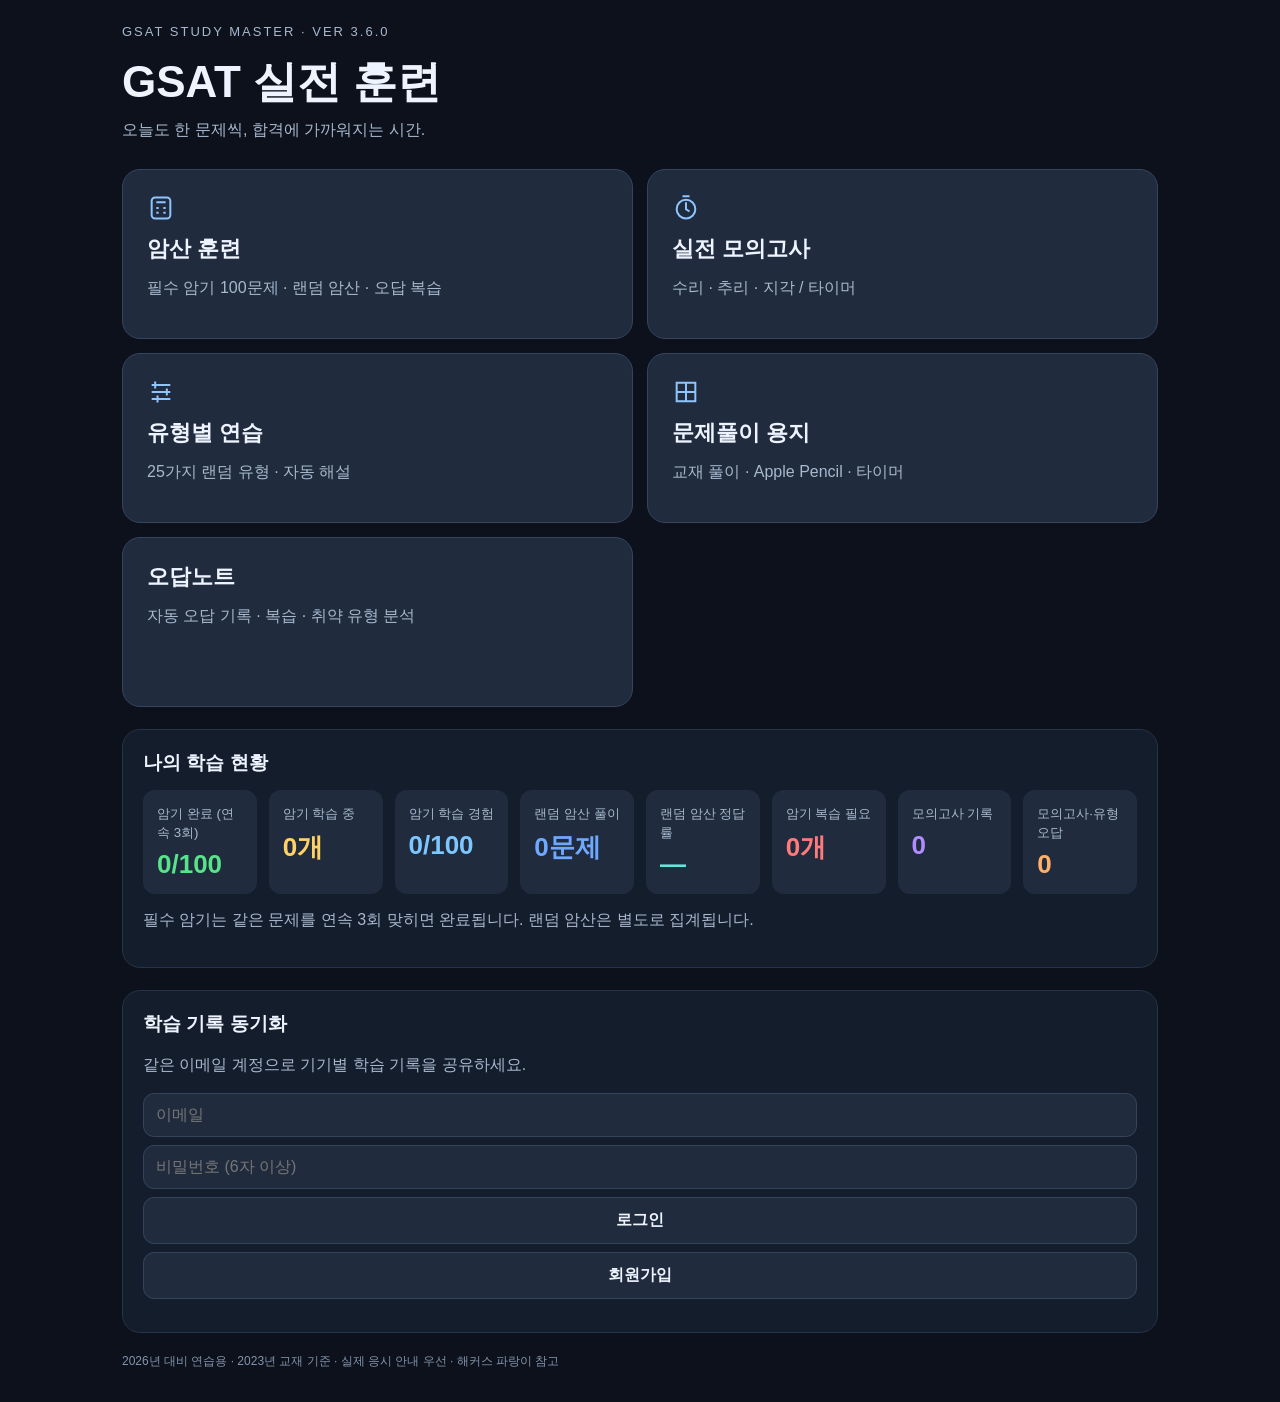
<file: index.html>
<!doctype html><html lang="ko"><head><meta charset="utf-8"><meta name="viewport" content="width=device-width, initial-scale=1, viewport-fit=cover"><meta name="apple-mobile-web-app-capable" content="yes"><meta name="apple-mobile-web-app-title" content="GSAT 암산"><meta name="apple-mobile-web-app-status-bar-style" content="black-translucent"><meta name="theme-color" content="#0c111b"><link rel="apple-touch-icon" href="icon.png"><link rel="stylesheet" href="theme.css?v=360"><title>GSAT STUDY MASTER</title><style>main{max-width:1100px}.eyebrow{font-size:13px;letter-spacing:2px;color:#a8b8ce}h1{font-size:clamp(28px,5vw,44px);margin:14px 0 8px}.intro{margin:0 0 28px}.menu{display:grid;grid-template-columns:repeat(2,minmax(0,1fr));gap:14px}.menu a{display:flex;flex-direction:column;gap:12px;text-decoration:none;color:#edf3ff;background:#202c3e;border:1px solid #35445b;border-radius:18px;padding:24px;min-height:170px}.menu svg{width:28px;height:28px;stroke:#8fc5ff;fill:none;stroke-width:1.7}.menu strong{font-size:22px}.menu span{color:#a8b8ce;line-height:1.5}.menu a:active{background:#2b3d57}section{padding:20px;margin-top:22px}h2{font-size:19px;margin:0 0 14px}.stats{display:flex;gap:12px;flex-wrap:wrap}.stats div{flex:1;min-width:100px;padding:14px;background:#202c3e;border-radius:12px}.stats strong{display:block;font-size:26px;margin-top:7px}#account input,#account button{display:block;width:100%;border-radius:11px;padding:12px;margin:8px 0}#account button{font-weight:700}#account p{line-height:1.5}footer{color:#8394ad;font-size:12px;margin-top:20px}@media(max-width:700px){.menu{grid-template-columns:1fr}.menu a{min-height:115px;padding:18px;gap:6px}.menu strong{font-size:20px}}@media(min-width:701px) and (max-width:950px){.menu{grid-template-columns:repeat(2,1fr)}}
/* 학습 현황 숫자 색상 */
.stats strong#known{color:#57e389;}
.stats strong#learning{color:#ffd166;}
.stats strong#studied{color:#7cc7ff;}
.stats strong#randomCount{color:#6ea8ff;}
.stats strong#randomRate{color:#62e6d9;}
.stats strong#mentalWrong{color:#ff7b7b;}
.stats strong#tests{color:#b18cff;}
.stats strong#wrong{color:#ffb067;}
</style><script src="config.js?v=3"></script><script src="sync.js?v=360"></script></head><body><main><div class="eyebrow">GSAT STUDY MASTER · VER 3.6.0</div><h1>GSAT 실전 훈련</h1><p class="intro">오늘도 한 문제씩, 합격에 가까워지는 시간.</p><nav class="menu"><a href="mental.html?v=360"><svg viewBox="0 0 24 24"><rect x="4" y="3" width="16" height="18" rx="3"/><path d="M8 7h8M8 12h2m4 0h2m-8 4h2m4 0h2"/></svg><strong>암산 훈련</strong><span>필수 암기 100문제 · 랜덤 암산 · 오답 복습</span></a><a href="mock.html?mode=exam&amp;v=360"><svg viewBox="0 0 24 24"><circle cx="12" cy="13" r="8"/><path d="M9 2h6m-3 5v6l3 2"/></svg><strong>실전 모의고사</strong><span>수리 · 추리 · 지각 / 타이머</span></a><a href="mock.html?mode=practice&amp;v=360"><svg viewBox="0 0 24 24"><path d="M4 6h16M4 12h16M4 18h16M7 3v6m10 0v6M9 15v6"/></svg><strong>유형별 연습</strong><span>25가지 랜덤 유형 · 자동 해설</span></a><a href="paper.html?v=360"><svg viewBox="0 0 24 24"><path d="M4 4h16v16H4z M12 4v16 M4 12h16"/></svg><strong>문제풀이 용지</strong><span>교재 풀이 · Apple Pencil · 타이머</span></a><a href="notes.html?v=360"><strong>오답노트</strong><span>자동 오답 기록 · 복습 · 취약 유형 분석</span></a></nav><section><h2>나의 학습 현황</h2><div class="stats"><div><small>암기 완료 (연속 3회)</small><strong id="known">—</strong></div><div><small>암기 학습 중</small><strong id="learning">—</strong></div><div><small>암기 학습 경험</small><strong id="studied">—</strong></div><div><small>랜덤 암산 풀이</small><strong id="randomCount">—</strong></div><div><small>랜덤 암산 정답률</small><strong id="randomRate">—</strong></div><div><small>암기 복습 필요</small><strong id="mentalWrong">—</strong></div><div><small>모의고사 기록</small><strong id="tests">—</strong></div><div><small>모의고사·유형 오답</small><strong id="wrong">—</strong></div></div><p>필수 암기는 같은 문제를 연속 3회 맞히면 완료됩니다. 랜덤 암산은 별도로 집계됩니다.</p></section><section id="account"></section><footer>2026년 대비 연습용 · 2023년 교재 기준 · 실제 응시 안내 우선 · 해커스 파랑이 참고</footer></main><script>function refreshStats(){try{var h=JSON.parse(GSATSync.get('gsat-v1')||'{}')||{}, ids=Object.keys(h).filter(function(k){return /^\d+$/.test(k)&&Number(k)<100}), r=h._random||{}, n=Number(r.n)||0;function put(id,v){document.getElementById(id).textContent=v}put('known',ids.filter(function(k){return Number(h[k])>=3}).length+'/100');put('learning',ids.filter(function(k){return Number(h[k])===1||Number(h[k])===2||h[k]==='known'}).length+'개');put('studied',ids.length+'/100');put('mentalWrong',ids.filter(function(k){return h[k]===0||h[k]==='missed'}).length+'개');put('randomCount',n+'문제');put('randomRate',n?Math.round((Number(r.c)||0)/n*100)+'%':'—');put('tests',JSON.parse(GSATSync.get('gsat_mock_history_v2')||'[]').length);put('wrong',JSON.parse(GSATSync.get('gsat_mock_errors_v2')||'[]').length)}catch(e){}}refreshStats();window.addEventListener('pageshow',refreshStats);</script></body></html>
</file>
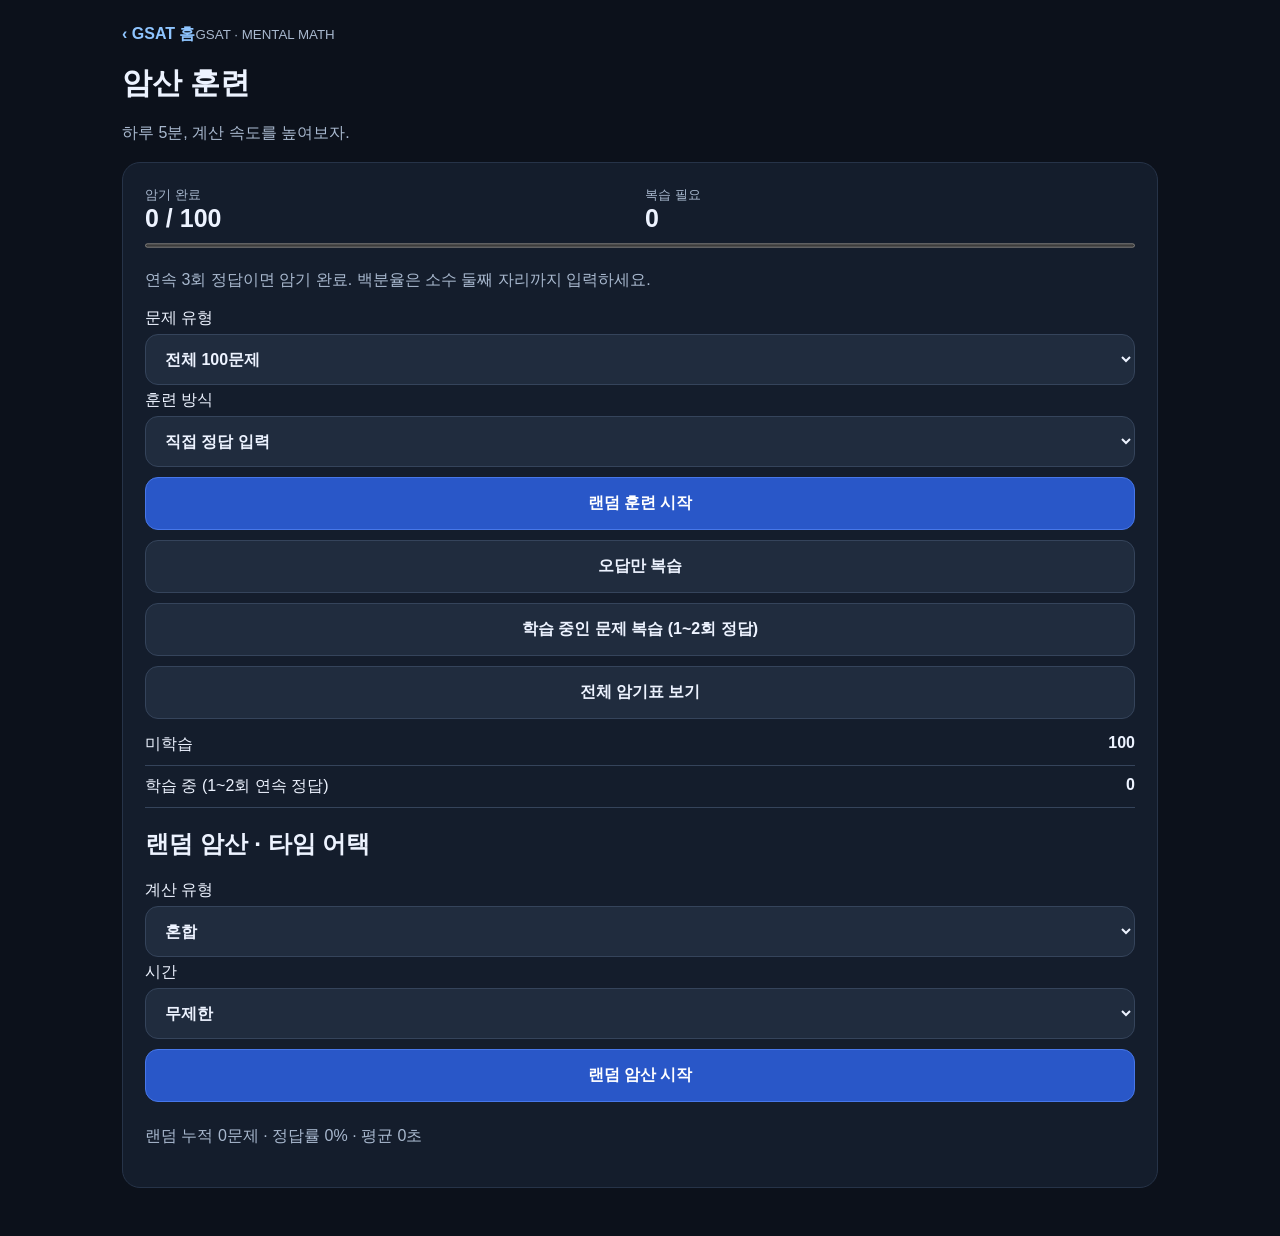
<file: mental.html>
<!doctype html><html lang="ko"><head><meta charset="utf-8"><meta name="viewport" content="width=device-width,initial-scale=1,viewport-fit=cover"><meta name="apple-mobile-web-app-capable" content="yes"><title>GSAT 암산 훈련</title><style>
*{box-sizing:border-box}body{margin:0;background:#eef2f8;color:#17243c;font-family:-apple-system,BlinkMacSystemFont,sans-serif}main{max-width:760px;margin:auto;padding: max(24px,env(safe-area-inset-top)) 20px 32px}h1{font-size:30px;margin:8px 0}p{color:#64748b;line-height:1.6}small{color:#64748b}section{background:white;border-radius:22px;padding:22px;margin:16px 0;box-shadow:0 4px 20px #1b31500b}button,select{font:inherit;border:0;border-radius:13px;padding:15px;width:100%;margin:5px 0;background:#e9eef7;color:#17243c;font-weight:650;cursor:pointer}button.primary{background:#254fc4;color:white}button.good{background:#e1f5e9;color:#146638}button.bad{background:#ffe9e7;color:#a72c29}button:disabled{opacity:.4}.row{display:flex;gap:10px}.row>*{flex:1}.stat{font-size:25px;font-weight:750}.question{text-align:center;font-size:46px;font-weight:750;padding:35px 0 20px}.answer{text-align:center;font-size:35px;color:#254fc4;min-height:70px}progress{width:100%;accent-color:#254fc4;height:9px}input{width:100%;font:inherit;font-size:24px;text-align:center;padding:14px;border:1px solid #cbd5e1;border-radius:12px} .hidden{display:none} #feedback{text-align:center;min-height:28px} .item{padding:10px 0;border-bottom:1px solid #edf0f5;display:flex;justify-content:space-between} </style><link rel="apple-touch-icon" href="icon.png"><meta name="apple-mobile-web-app-title" content="GSAT 암산"><meta name="theme-color" content="#0c111b"><link rel="stylesheet" href="theme.css?v=34"><script src="config.js?v=3"></script><script src="sync.js?v=360"></script><script src="notes.js?v=360"></script></head><body><main><a class="toplink" href="index.html?v=360">‹ GSAT 홈</a><small>GSAT · MENTAL MATH</small><h1>암산 훈련</h1><p>하루 5분, 계산 속도를 높여보자.</p><section id="home"><div class="row"><div><small>암기 완료</small><div class="stat" id="known">0 / 100</div></div><div><small>복습 필요</small><div class="stat" id="missed">0</div></div></div><progress id="master" max="100" value="0"></progress><p id="storage"></p><label>문제 유형<select id="category"><option value="all">전체 100문제</option><option value="power">거듭제곱</option><option value="square">제곱수</option><option value="combo">순열·조합</option><option value="factor">팩토리얼</option><option value="percent">분수 → 백분율</option></select></label><label>훈련 방식<select id="mode"><option value="type">직접 정답 입력</option><option value="card">암기 카드 (정답 확인 후 채점)</option></select></label><button class="primary" id="start">랜덤 훈련 시작</button><button id="wrong">오답만 복습</button><button id="learningStart">학습 중인 문제 복습 (1~2회 정답)</button><button id="table">전체 암기표 보기</button><div class="item"><span>미학습</span><strong id="unseen">100</strong></div><div class="item"><span>학습 중 (1~2회 연속 정답)</span><strong id="learning">0</strong></div><h2>랜덤 암산 · 타임 어택</h2><label>계산 유형<select id="randomKind"><option value="all">혼합</option><option value="mul">두 자릿수 곱셈</option><option value="add">덧셈·뺄셈</option><option value="div">나눗셈</option><option value="frac">분수 약분</option><option value="compare">분수 비교</option><option value="pct">백분율·증감률</option><option value="avg">평균</option></select></label><label>시간<select id="limit"><option value="0">무제한</option><option value="30">30초</option><option value="60">60초</option><option value="180">180초</option></select></label><button class="primary" id="randomStart">랜덤 암산 시작</button><p id="randomStats"></p></section><section id="quiz" class="hidden"><div class="row"><small id="count"></small><small style="text-align:right" id="timer">0.0초</small></div><progress id="progress" value="0"></progress><div class="question" id="q"></div><div id="typing"><form id="form"><input id="entry" inputmode="decimal" autocomplete="off" placeholder="정답 입력" aria-label="정답"><button class="primary" id="submit">정답 제출</button></form><button id="skip">모르겠어요</button></div><div id="feedback" aria-live="polite"></div><div class="answer hidden" id="answer"></div><button id="reveal" class="primary hidden">정답 확인</button><div id="grade" class="row hidden"><button class="bad" id="no">다시 연습</button><button class="good" id="yes">알고 있어요</button></div><button id="next" class="primary hidden">다음 문제</button><button id="quit">처음으로</button></section><section id="result" class="hidden"><h2>훈련 완료!</h2><div id="summary"></div><div id="errors"></div><button class="primary" id="retry">이번 오답 다시 풀기</button><button id="again">처음으로</button></section><section id="reference" class="hidden"><h2>전체 암기표</h2><div id="list"></div><button id="back">처음으로</button></section></main><script>
const raw=[['2³',8],['3⁴',81],['4⁵',1024],['3!',6],['1/8',12.5],['2⁷',128],['3³',27],['4⁴',256],['5!',120],['1/6',16.67],['2⁵',32],['3⁵',243],['4³',64],['4!',24],['1/16',6.25],['2⁸',256],['3⁶',729],['4⁶',4096],['6!',720],['1/12',8.33],['2⁶',64],['3²',9],['4²',16],['5³',125],['1/9',11.11],['2⁴',16],['2¹⁰',1024],['5⁴',625],['3/8',37.5],['7/8',87.5]];const supers=n=>String(n).split('').map(x=>'⁰¹²³⁴⁵⁶⁷⁸⁹'[Number(x)]).join('');
function add(q,a,c){if(!raw.some(x=>x[0]===q))raw.push([q,a,c])}
for(let b=2;b<=5;b++){let end={2:10,3:7,4:6,5:5}[b];for(let e=2;e<=end;e++)add(b+supers(e),Math.pow(b,e),'power')}
for(let n=11;n<=30;n++)add(n+'²',n*n,'square');
let fac=1;for(let n=1;n<=10;n++){fac*=n;if(n>=2)add(n+'!',fac,'factor')}
let fractions=['1/2','1/3','2/3','1/4','3/4','1/5','2/5','3/5','4/5','1/6','5/6','1/7','1/8','3/8','5/8','7/8','1/9','2/9','4/9','1/10','3/10','7/10','9/10','1/12','5/12','7/12','11/12','1/16','3/16','1/20'];for(let q of fractions){let a=q.split('/').map(Number);add(q,Math.round(a[0]/a[1]*10000)/100,'percent')}
function comb(n,r){let v=1;for(let i=1;i<=r;i++)v=v*(n-i+1)/i;return Math.round(v)}
for(let n=3;n<=10;n++)for(let r=2;r<=Math.min(3,n-1);r++)add(n+'C'+r,comb(n,r),'combo');for(let n=4;raw.length<100;n++)add(n+'P2',n*(n-1),'combo');
const cards=raw.slice(0,100).map(([q,a,c],i)=>({q,a,i,c:c||(q.includes('/')?'percent':q.includes('!')?'factor':'power')}));const $=id=>document.getElementById(id);let history={};let persistent=true;try{let old=GSATSync.get('gsat-v1');if(old)history=JSON.parse(old)}catch(e){persistent=false}Object.keys(history).forEach(k=>{if(history[k]==='known')history[k]=1;else if(history[k]==='missed')history[k]=0});let reviewNote=null,singleReview=false;let randomRun=false,deadline=0,randomKind='all';let deck=[],pos=0,correct=0,errors=[],times=[],started=0,clock=null,locked=false,mode='type';const show=id=>{for(const x of ['home','quiz','result','reference'])$(x).classList.toggle('hidden',x!==id)};const hide=(id,b)=>$(id).classList.toggle('hidden',b);const answer=c=>c.a+(c.c==='percent'?'%':'');function save(){try{GSATSync.set('gsat-v1',JSON.stringify(history));if(window.GSATSync)GSATSync.changed('gsat-v1')}catch(e){persistent=false}}function home(){clearInterval(clock);show('home');let k=cards.filter(c=>Number(history[c.i])>=3).length,m=cards.filter(c=>history[c.i]===0).length; $('unseen').textContent=cards.filter(c=>history[c.i]===undefined).length;$('learning').textContent=cards.filter(c=>history[c.i]===1||history[c.i]===2).length;let rs=history._random||{n:0,c:0,t:0};$('randomStats').textContent='랜덤 누적 '+rs.n+'문제 · 정답률 '+(rs.n?Math.round(rs.c/rs.n*100):0)+'% · 평균 '+(rs.n?(rs.t/rs.n).toFixed(1):'0')+'초';$('known').textContent=k+' / 100';$('missed').textContent=m;$('master').value=k;$('storage').textContent=persistent?'연속 3회 정답이면 암기 완료. 백분율은 소수 둘째 자리까지 입력하세요.':'이 환경에서는 기록 저장이 제한될 수 있어요.'}function shuffle(a){a=[...a];for(let i=a.length-1;i>0;i--){let j=Math.floor(Math.random()*(i+1));[a[i],a[j]]=[a[j],a[i]]}return a}function start(wrong=false,subset=null){reviewNote=null;singleReview=false;randomRun=false;deadline=0;let cat=$('category').value;deck=shuffle(subset||cards.filter(c=>(cat==='all'||c.c===cat)&&(!wrong||history[c.i]===0)));if(!deck.length){alert('복습할 문제가 없어요!');return}mode=$('mode').value;pos=correct=0;errors=[];times=[];show('quiz');load()}function load(){clearInterval(clock);locked=false;let c=deck[pos];$('count').textContent=randomRun?(pos+1)+'번 · 랜덤':(pos+1)+' / '+deck.length;$('progress').max=deck.length;$('progress').value=pos;$('q').textContent=c.q+(c.c==='percent'?' → %':'');$('answer').textContent=answer(c);$('feedback').textContent='';$('entry').value='';$('entry').inputMode=typeof c.a==='string'?'text':'decimal';hide('typing',mode!=='type');hide('reveal',mode!=='card');hide('answer',true);hide('grade',true);hide('next',true);started=Date.now();$('timer').textContent='0.0초';clock=setInterval(()=>{if(randomRun&&deadline&&Date.now()>=deadline){finish();return}$('timer').textContent=deadline?'남은 '+Math.max(0,Math.ceil((deadline-Date.now())/1000))+'초':((Date.now()-started)/1000).toFixed(1)+'초'},100)}function stop(){clearInterval(clock);return (Date.now()-started)/1000}function grade(ok,elapsed){if(locked)return;locked=true;times.push(elapsed);let c=deck[pos];GSATNotes.log('암산', reviewNote?reviewNote.q:{type:c.c==='random'?c.kind||randomKind:c.c,text:c.q,ans:answer(c),ex:GSATNotes.mathExplain(c),mental:true,card:c}, mode==='type'?$('entry').value:(ok?answer(c):null),ok);if(!reviewNote){if(randomRun){let rs=history._random||(history._random={n:0,c:0,t:0});rs.n++;rs.c+=ok?1:0;rs.t+=elapsed}else history[c.i]=ok?Math.min(3,(Number(history[c.i])||0)+1):0;save();}if(ok)correct++;else errors.push(c);$('feedback').textContent=randomRun?(ok?'정답!':'정답을 기억해 봐요.'):(ok?(history[c.i]>=3?'정답! 암기 완료 (3/3)':'정답! 연속 '+history[c.i]+'/3'):'오답 · 연속 정답 초기화 (0/3)');hide('typing',true);hide('reveal',true);hide('grade',true);hide('answer',false);hide('next',false);$('next').textContent=!randomRun&&pos===deck.length-1?'결과 보기':'다음 문제'}$('form').onsubmit=e=>{e.preventDefault();let v=$('entry').value.trim().replace(/%/g,'').replace(/\s/g,'');let c=deck[pos];if(typeof c.a==='string'){if(v)grade(v===c.a,stop());return}if(!v||!Number.isFinite(Number(v)))return;grade(Math.abs(Number(v)-c.a)<(c.c==='percent'?0.006:0.00001),stop())};$('skip').onclick=()=>grade(false,stop());let revealedTime=0;$('reveal').onclick=()=>{revealedTime=stop();hide('reveal',true);hide('answer',false);hide('grade',false)};$('yes').onclick=()=>grade(true,revealedTime);$('no').onclick=()=>grade(false,revealedTime);$('next').onclick=()=>{if(singleReview){finish();return}if(randomRun){pos++;deck.push(makeRandom());load()}else if(++pos<deck.length)load();else finish()};function finish(){clearInterval(clock);show('result');let count=times.length;let total=times.reduce((a,b)=>a+b,0);$('summary').innerHTML='<div class="stat">'+correct+' / '+(randomRun?count:deck.length)+' 정답</div><p>정답률 '+Math.round(correct/Math.max(1,count)*100)+'% · 총 '+total.toFixed(1)+'초 · 평균 '+(total/Math.max(1,count)).toFixed(1)+'초</p>';$('errors').innerHTML=errors.length?'<h3>이번 오답</h3>'+errors.map(c=>'<div class="item"><span>'+c.q+'</span><strong>'+answer(c)+'</strong></div>').join(''):'<p>모두 맞혔어요!</p>';$('retry').disabled=!errors.length||randomRun} $('start').onclick=()=>start();$('wrong').onclick=()=>start(true);$('learningStart').onclick=()=>{let cat=$('category').value;start(false,cards.filter(c=>(cat==='all'||c.c===cat)&&(history[c.i]===1||history[c.i]===2)))};$('retry').onclick=()=>start(false,[...errors]);$('quit').onclick=home;$('again').onclick=home;$('back').onclick=home;$('table').onclick=()=>{show('reference');$('list').innerHTML=['power','square','factor','percent','combo'].map((cat,i)=>'<h3>'+['거듭제곱','제곱수','팩토리얼','백분율','순열·조합'][i]+'</h3>'+cards.filter(c=>c.c===cat).map(c=>'<div class="item"><span>'+c.q+'</span><strong>'+answer(c)+'</strong></div>').join('')).join('')};function rnd(a,b){return a+Math.floor(Math.random()*(b-a+1))}function makeRandom(){let t=randomKind==='all'?['mul','add','div','frac','compare','pct','avg'][rnd(0,6)]:randomKind,a=rnd(12,49),b=rnd(11,35),q='',ans=0;if(t==='mul'){q=a+' × '+b;ans=a*b}else if(t==='add'){let x=rnd(100,999),y=rnd(100,999);q=x+' + '+y;ans=x+y;if(rnd(0,1)){q=Math.max(x,y)+' − '+Math.min(x,y);ans=Math.abs(x-y)}}else if(t==='div'){q=a*b+' ÷ '+a;ans=b}else if(t==='frac'){let x=rnd(2,8),y=rnd(x+1,12),k=rnd(2,9);function gcd(a,b){return b?gcd(b,a%b):a}let g=gcd(x,y);q=x*k+'/'+y*k+' 약분 (a/b)';ans=(x/g)+'/'+(y/g)}else if(t==='compare'){let x=rnd(2,9),y=rnd(x+1,18),z=rnd(2,9),w=rnd(z+1,18);q=x+'/'+y+' ? '+z+'/'+w+' (>, <, =)';ans=x*w>z*y?'>':x*w<z*y?'<':'='}else if(t==='pct'){let x=rnd(2,18)*10,k=rnd(1,5)*10;q=x+'의 '+k+'%';ans=x*k/100}else{let x=rnd(10,99),d=rnd(1,9);q=x+' · '+(x+d)+' · '+(x+2*d)+'의 평균';ans=x+d}return {q:q,a:ans,c:'random',kind:t}}$('randomStart').onclick=function(){reviewNote=null;singleReview=false;randomRun=true;randomKind=$('randomKind').value;let sec=Number($('limit').value);deadline=sec?Date.now()+sec*1000:0;mode='type';deck=[makeRandom()];pos=correct=0;errors=[];times=[];show('quiz');load()};home();if(new URLSearchParams(location.search).has('note')){let n=GSATNotes.get().items.find(x=>x.id===new URLSearchParams(location.search).get('note'));if(n&&n.q.card){let c=n.q.card;let similar=new URLSearchParams(location.search).has('similar');if(similar){if(c.c==='random'){randomKind=c.kind||(['mul','add','div','frac','compare','pct','avg'].includes(n.q.type)?n.q.type:'all');c=makeRandom()}else{let alternatives=cards.filter(a=>a.c===c.c&&a.q!==c.q);c=alternatives[Math.floor(Math.random()*alternatives.length)]||c}}else reviewNote=n;randomRun=true;randomKind=c.kind||c.c;deadline=0;mode='type';deck=[c];pos=correct=0;errors=[];times=[];show('quiz');load();singleReview=true;}} </script></body></html>
</file>
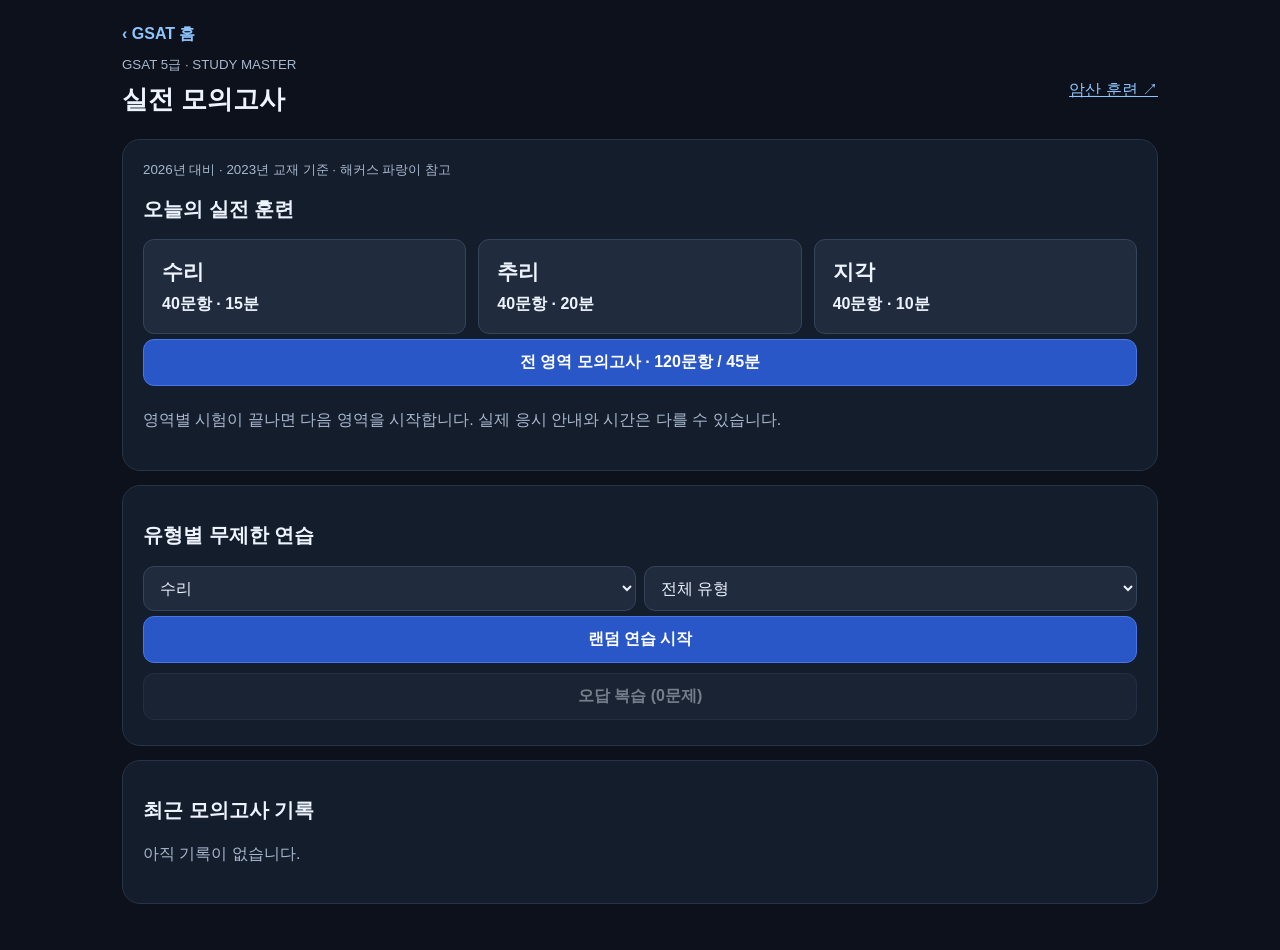
<file: mock.html>
<!doctype html><html lang="ko"><head><meta charset="utf-8"><meta name="viewport" content="width=device-width, initial-scale=1, viewport-fit=cover"><meta name="theme-color" content="#0c111b"><title>GSAT 실전 훈련</title><style>
*{box-sizing:border-box}body{margin:0;background:#eef2f8;color:#14233c;font-family:-apple-system,BlinkMacSystemFont,'Malgun Gothic',sans-serif}main{max-width:1060px;margin:auto;padding:20px 16px 40px}header{display:flex;justify-content:space-between;align-items:center;gap:10px}a{color:#2354bb}h1{font-size:26px;margin:8px 0}h2{font-size:20px}p{line-height:1.65}small,.muted{color:#64748b}section{background:white;border-radius:18px;padding:20px;margin:14px 0;box-shadow:0 3px 16px #18315a0b}button,select{font:inherit;color:inherit;border:1px solid #d9e1ed;border-radius:11px;padding:12px;background:white;cursor:pointer}button{font-weight:650}button.primary{background:#234fc2;color:white;border-color:#234fc2}button:disabled{opacity:.45;cursor:default}.row{display:flex;gap:8px;flex-wrap:wrap;align-items:center}.row>*{flex:1}.grid{display:grid;grid-template-columns:repeat(3,1fr);gap:12px}.tile{padding:18px;text-align:left;background:#f5f8fd}.tile strong{display:block;font-size:21px;margin-bottom:8px}.wide{width:100%;margin:5px 0}.question{font-size:19px;line-height:1.7;white-space:pre-wrap;overflow-wrap:anywhere}.stim{background:#f5f7fb;padding:12px;border-radius:10px;margin:12px 0;overflow:auto}.options{display:grid;grid-template-columns:1fr 1fr;gap:10px}.option{text-align:left;min-height:54px;overflow-wrap:anywhere}.selected{background:#e0eaff;border-color:#2457d4}.correct{background:#e0f4e7;border-color:#23834a}.incorrect{background:#ffe5e5;border-color:#c33}.layout{display:grid;grid-template-columns:minmax(0,1fr) 245px;gap:16px}.nav{display:grid;grid-template-columns:repeat(5,1fr);gap:5px}.nav button{padding:8px 0;font-size:13px}.done{background:#dbe8ff}.flag{border-color:#d58a12!important}.current{outline:2px solid #234fc2}.timer{font-size:24px;font-weight:800;font-variant-numeric:tabular-nums}.sticky{position:sticky;top:0;background:#eef2f8;z-index:5;padding:8px 0}.stat{font-size:30px;font-weight:800}table{border-collapse:collapse;width:100%;font-size:14px}td,th{border:1px solid #cbd5e1;padding:8px;text-align:center}th{background:#e4eaf3}.mono{font-family:ui-monospace,monospace;letter-spacing:1px;font-size:20px}.shape{display:grid;grid-template-columns:repeat(3,1fr);width:100px;margin:4px auto;border:1px solid #8795aa}.shape span{text-align:center;border:1px solid #cbd5e1;font-size:23px;line-height:32px}.strips{display:flex;gap:5px;justify-content:center}.strips>div{min-width:0;text-align:center}svg{max-width:100%;height:auto}details{margin:10px 0}summary{cursor:pointer;font-weight:650}.review{border-top:1px solid #dce3ef;padding:12px 0}.warn{color:#b42318}@media(max-width:650px){main{padding:14px 12px 36px}.layout{display:block}.grid{grid-template-columns:1fr}.tile{padding:13px}.tile strong{display:inline;font-size:18px;margin-right:10px}.options{grid-template-columns:1fr}section{padding:15px}.nav{grid-template-columns:repeat(8,1fr)}.question{font-size:17px}.timer{font-size:21px}.shape{width:90px}.shape span{font-size:20px;line-height:28px}td,th{padding:6px;font-size:12px}} </style><link rel="stylesheet" href="theme.css?v=33"><script src="config.js?v=3"></script><script src="sync.js?v=360"></script><script src="notes.js?v=360"></script></head><body><main><a class="toplink" href="index.html?v=360">‹ GSAT 홈</a><header><div><small>GSAT 5급 · STUDY MASTER</small><h1>실전 모의고사</h1></div><a href="mental.html?v=360">암산 훈련 ↗</a></header><div id="app"></div></main><script>
'use strict';const $=id=>document.getElementById(id),app=$('app');const R=(a,b)=>a+Math.floor(Math.random()*(b-a+1)),pick=a=>a[R(0,a.length-1)],sh=a=>{a=[...a];for(let i=a.length-1;i>0;i--){let j=R(0,i);[a[i],a[j]]=[a[j],a[i]]}return a},range=n=>Array.from({length:n},(_,i)=>i),sum=a=>a.reduce((x,y)=>x+y,0),gcd=(a,b)=>b?gcd(b,a%b):Math.abs(a),frac=(a,b)=>{let g=gcd(a,b);return b/g===1?String(a/g):`${a/g}/${b/g}`},C=(n,k)=>{let x=1;for(let i=1;i<=k;i++)x=x*(n-i+1)/i;return Math.round(x)},fmt=x=>String(x),esc=s=>String(s).replace(/[&<>"']/g,c=>({'&':'&amp;','<':'&lt;','>':'&gt;','"':'&quot;',"'":'&#39;'}[c]));
function Q(type,text,ans,wrong,ex,stim='',fixed=false){let opts=fixed?[...new Set(wrong.map(String))]:[...new Set([String(ans),...wrong.map(String)])];if(!fixed){if(opts.length<4)throw Error(type+' insufficient options');opts=sh(opts.slice(0,4))}return {type,text,ans:String(ans),opts,ex,stim}}
function num(t,q,a,e,s='',step=1){return Q(t,q,a,[a+step,a-step,a+2*step,a-2*step,a+3*step,a+4*step].filter(x=>x>=0),e,s)}
function table(headers,rows){return '<table><thead><tr>'+headers.map(x=>'<th>'+esc(x)+'</th>').join('')+'</tr></thead><tbody>'+rows.map(r=>'<tr>'+r.map(x=>'<td>'+esc(x)+'</td>').join('')+'</tr>').join('')+'</tbody></table>'}
const gen={};
gen['사칙연산']=()=>{let b=R(12,85),c=R(2,5),d=R(2,9),e=R(2,7),k=R(4,25),a=b*c+d*k;return num('사칙연산',`(${a} − ${b} × ${c}) ÷ (${d}/${e}) = ?`,k*e,`곱셈 먼저: ${b*c}. 괄호는 ${d*k}. 분수 나눗셈은 역수 곱하기 → ${d*k} × ${e}/${d} = ${k*e}.`,'',e)};
gen['분수 비교']=()=>{let a=R(2,19),b=R(a+1,30),c=R(2,19),d=R(c+1,30);if(R(0,4)===0){c=a*2;d=b*2}let ans=a*d>c*b?'A > B':a*d<c*b?'A < B':'A = B';return Q('분수 비교',`A = ${a}/${b}, B = ${c}/${d}\n두 값의 크기를 비교하시오.`,ans,['A > B','A < B','A = B','알 수 없음'],`교차 곱: ${a}×${d}=${a*d}, ${c}×${b}=${c*b}. 따라서 ${ans}.`,'',true)};
gen['나이 계산']=()=>{let d=R(2,5),t=R(3,9),m=R(2,3),gap=d*(m-1),young=2*gap+t,old=young+2*gap;return num('나이 계산',`세 남매의 나이는 각각 ${gap}살씩 차이 난다. ${t}년 전 맏이의 나이는 막내의 2배였다. 현재 맏이와 막내의 나이 합은?`,old+young,`막내를 x라 하면 x+${2*gap}−${t}=2(x−${t}). 막내 ${young}살, 맏이 ${old}살.`,'',2)};
gen['거리·속력']=()=>{let len=R(2,12)*20,m=R(3,9),sec=R(2,5)*12,v=len*(m+1)/sec*3.6; // choose exact integer speed via different construction
let speed=R(3,9)*12,time=R(2,6)*15,total=speed*time/3.6,divs=[3,4,5,6,7,8,9,10].filter(x=>Number.isInteger(total/x));let f=pick(divs.length?divs:[5]),a=total/f;return num('거리·속력',`시속 ${speed}km인 열차가 자기 길이의 ${f-1}배인 터널을 완전히 통과하는 데 ${time}초 걸렸다. 열차 길이는 몇 m인가?`,a,`이동 거리 = ${speed}÷3.6×${time} = ${total}m. 열차와 터널의 길이 합은 열차의 ${f}배 → ${total}÷${f}=${a}m.`,'',10)};
gen['확률']=()=>{let n=R(3,6),k=R(1,n-1),b=pick([2,3,4]),a=R(1,b-1),den=b**n,one=a**k*(b-a)**(n-k),v=C(n,k)*one;let wrong=[one,v+one,v-one,Math.max(1,v-2*one),v+2*one].filter(x=>x>0&&x<=den).map(x=>frac(x,den));for(let x=1;new Set([frac(v,den),...wrong]).size<4;x++)wrong.push(frac(x,den));return Q('확률',`매일 비가 올 확률이 ${a}/${b}이고 각 날짜의 강수 여부는 독립이다. ${n}일 중 정확히 ${k}일만 비가 올 확률은?`,frac(v,den),wrong,`경우의 수 ${n}C${k}=${C(n,k)}. ${C(n,k)} × (${a}/${b})^${k} × (${b-a}/${b})^${n-k} = ${frac(v,den)}.`)};
gen['조합']=()=>{let n=R(5,12),k=R(2,3),a=C(n,k);return num('조합',`${n}명의 지원자 중 순서와 관계없이 ${k}명을 선발하는 방법은 몇 가지인가?`,a,`${n}C${k} = ${range(k).map(i=>n-i).join('×')} ÷ ${range(k).map(i=>k-i).join('×')} = ${a}.`,'',2)};
gen['기본 자료해석']=()=>{let vals=sh(range(5).map(i=>R(40,70)*10+i*2)),other=sh(range(5).map(i=>R(100,180)*10+i)),rows=vals.map((v,i)=>[String.fromCharCode(65+i),v,other[i]]),s=table(['제품','열량(kcal)','나트륨(mg)'],rows);if(R(0,1)){let hi=vals.indexOf(Math.max(...vals)),lo=vals.indexOf(Math.min(...vals)),a=Math.abs(other[hi]-other[lo]);return num('기본 자료해석','열량이 가장 높은 제품과 가장 낮은 제품의 나트륨 함량 차이는 몇 mg인가?',a,`열량 최대 ${rows[hi][0]}, 최소 ${rows[lo][0]}. 나트륨 차이 |${other[hi]}−${other[lo]}|=${a}.`,s,10)}let sorted=[...other].sort((a,b)=>b-a),cut=sorted[1],ix=range(5).filter(i=>other[i]>=cut),a=sum(ix.map(i=>vals[i]))/ix.length;return num('기본 자료해석',`나트륨 함량이 ${cut}mg 이상인 제품의 평균 열량은 몇 kcal인가?`,a,`대상 ${ix.map(i=>rows[i][0]).join(', ')}. (${ix.map(i=>vals[i]).join('+')})÷${ix.length}=${a}.`,s,5)};
gen['연도별 자료해석']=()=>{let rows=range(4).map(i=>[String.fromCharCode(65+i),...range(4).map(()=>R(20,50)*10+i)]),idx=R(0,3),start=R(20,30)*10,inc=R(1,5)*20;rows[idx]=[rows[idx][0],...range(4).map(i=>start+i*inc+idx)];for(let i=0;i<4;i++)if(i!==idx&&rows[i].slice(1).every((v,j,a)=>!j||v>a[j-1]))[rows[i][1],rows[i][2]]=[rows[i][2],rows[i][1]];let s=table(['직원','2020','2021','2022','2023'],rows),mode=R(0,2);if(mode===0){let a=sum(rows[idx].slice(1))/4;return num('연도별 자료해석','매년 실적이 증가한 직원의 4년간 평균 실적은?',a,`${rows[idx][0]} 직원: ${rows[idx].slice(1).join(', ')}. 평균 ${a}.`,s,10)}if(mode===1){let j=rows.reduce((best,r,i)=>r[4]<rows[best][4]?i:best,0);return Q('연도별 자료해석','2023년 실적이 가장 적은 직원의 2020년 실적은?',rows[j][1],rows.filter((r,i)=>i!==j).map(r=>r[1]).concat([rows[j][1]+100,rows[j][1]+200]),`${rows[j][0]} 직원의 2023년 실적이 ${rows[j][4]}로 최소. 2020년은 ${rows[j][1]}.`,s)}let a=rows[0][1]+rows[1][1],b=rows[2][2]+rows[3][2],c=rows[0][4]-rows[0][1];return Q('연도별 자료해석','다음 설명 중 옳지 않은 것은?',`2020년 A와 B의 합은 ${a+10}건이다.`,[`2021년 C와 D의 합은 ${b}건이다.`,`A의 2023년 실적에서 2020년 실적을 뺀 값은 ${c}건이다.`,`${rows[idx][0]} 직원은 매년 실적이 증가했다.`],`2020년 A+B는 ${a}건이므로 ${a+10}건이라는 설명이 틀렸다.`,s)};
gen['수열 추리']=()=>{let a=[R(2,15)],d=R(2,7),m=R(2,3),mode=R(0,2);for(let i=1;i<6;i++)a.push(mode===0?a[i-1]+d*i:mode===1?(i%2?a[i-1]+d:a[i-1]*m):a[i-1]+d+(i-1)*m);let ans=a.pop();return num('수열 추리','규칙에 따라 빈칸에 들어갈 수는?\n'+a.join('   ')+'   ( ? )',ans,mode===0?`차이가 ${d}, ${2*d}, ${3*d}, ${4*d}, ${5*d}로 증가한다. 답 ${ans}.`:mode===1?`+${d}, ×${m}을 번갈아 적용한다. 답 ${ans}.`:`차이가 ${d}부터 ${m}씩 증가한다. 답 ${ans}.`,'',d)};
gen['문자 추리']=()=>{let alphabet=pick(['ABCDEFGHIJKLMNOPQRSTUVWXYZ','ㄱㄴㄷㄹㅁㅂㅅㅇㅈㅊㅋㅌㅍㅎ','ㅏㅑㅓㅕㅗㅛㅜㅠㅡㅣ']),n=alphabet.length,k=R(1,3),step=R(1,3),x=R(0,n-1),a=[x];for(let i=1;i<6;i++)a.push((a[i-1]+k+(i-1)*step)%n);let blank=R(4,5),ans=alphabet[a[blank]],wrong=sh([...alphabet].filter(c=>c!==ans));return Q('문자 추리','다음 배열의 빈칸에 들어갈 문자는?\n'+a.map((v,i)=>i===blank?'(?)':alphabet[v]).join('   '),ans,wrong,`문자 순서: ${alphabet}. 이동 칸 수는 ${k}, ${k+step}, ${k+2*step}, … (끝을 넘으면 처음으로 돌아감). 정답 ${ans}.`)};
gen['규칙 비교']=()=>{let k=R(2,4),a=R(1,8),b=R(1,8),c=R(1,8),d=R(1,8),seq=(x,j)=>range(4).map(i=>x+i*j).join('  ');return Q('규칙 비교','나머지 세 배열과 증가 간격이 다른 것은?',seq(d,k+1),[seq(a,k),seq(b+10,k),seq(c+20,k)],`세 배열은 ${k}씩 증가하고 정답 배열만 ${k+1}씩 증가한다.`)};
gen['명제 추리']=()=>{let [a,b,c,d]=sh(['독서','수영','등산','요리','축구','그림','음악']).slice(0,4);return Q('명제 추리',`다음 조건에서 반드시 참인 것은?\n• ${a} 동호회 회원은 모두 ${b} 동호회 회원이다.\n• ${c} 동호회 회원은 모두 ${d} 동호회 회원이다.\n• ${b} 동호회 회원은 아무도 ${d} 동호회에 속하지 않는다.`,`${a} 회원은 ${c} 회원이 아니다.`,[`${b} 회원은 모두 ${a} 회원이다.`,`${d} 회원은 모두 ${c} 회원이다.`,`${a} 회원이 아닌 사람은 모두 ${c} 회원이다.`],`${a} → ${b} → ${d} 아님. ${c} → ${d}이므로 ${a}와 ${c}는 동시에 성립할 수 없다.`)};
const tf=['참','거짓','알 수 없음'];function truth(t,q,ans,e){return {type:t,text:q,ans,opts:tf,ex:e,stim:''}}
gen['진위 판단']=()=>{let n=R(2,5),a=R(5,12),b=R(20,35),old=n*a-R(1,5),occupied=old+n*b-R(1,6),empty=n*(a+b)-occupied,mode=R(0,2);let claim=mode===0?`빈 좌석은 총 ${empty}개이다.`:mode===1?`빈 좌석은 총 ${empty+R(1,4)}개이다.`:`일반석에 앉은 승객 중 청소년이 정확히 ${R(1,5)}명이다.`;return truth('진위 판단',`열차는 ${n}칸이며 각 칸에 우선석 ${a}개와 일반석 ${b}개가 있다. 노약자 ${old}명은 모두 우선석에 앉아 있고 전체 착석 인원은 ${occupied}명이다.\n제시문: ${claim}`,tf[mode],`전체 좌석 ${n*(a+b)}개 − 착석 ${occupied}명 = 빈 좌석 ${empty}개. 청소년 인원 정보는 제시되지 않았다.`)};
gen['조건 배정']=()=>{let items=sh(['기계','전기','화학','토목','전자']).slice(0,3),names=['A','B','C'],perms=[[0,1,2],[0,2,1],[1,0,2],[1,2,0],[2,0,1],[2,1,0]],a=R(0,2),b=R(0,2),valid=perms.filter(p=>p[0]!==a&&p[1]!==b),who=R(0,2),v=pick(valid)[who],sub=valid.filter(p=>p[who]===v),other=pick(range(3).filter(i=>i!==who)),target=R(0,2),res=sub.map(p=>p[other]===target),ans=res.every(Boolean)?'참':res.every(x=>!x)?'거짓':'알 수 없음';return truth('조건 배정',`A, B, C의 전공은 ${items.join(', ')} 중 하나이며 서로 다르다.\n• A는 ${items[a]} 전공이 아니다.\n• B는 ${items[b]} 전공이 아니다.\n제시문: ${names[who]}가 ${items[v]} 전공이라면 ${names[other]}는 ${items[target]} 전공이다.`,ans,'가능한 배정 (A, B, C): '+sub.map(p=>p.map(i=>items[i]).join(' / ')).join(' ; ')+`. 따라서 ${ans}.`)};
gen['조건 추리']=()=>{let a=R(2,8),b=a+R(1,4),c=a+b,d=c+R(1,5),[w,x,y,z]=sh(['딸기','포도','레몬','사과','멜론']).slice(0,4);return Q('조건 추리',`서로 다른 무게의 사탕 네 개가 있다.\n• ${y}맛은 ${w}맛과 ${x}맛의 무게를 합친 것과 같다.\n• ${z}맛은 가장 무겁고 ${d}g이다.\n• 가장 가벼운 사탕은 ${a}g이다.\n• ${x}맛은 가장 가볍지 않다.\n• ${y}맛은 ${c}g이다.\n${x}맛의 무게는?`,`${b}g`,[`${a}g`,`${c}g`,`${d}g`],`${y}맛이 합계이고 ${z}맛이 최대이므로 가장 가벼운 것은 ${w}맛 (${a}g). ${x}맛=${c}−${a}=${b}g.`)};
const symbols='♠♤♥♡◆◇●○■□▲△';gen['기호 분류']=()=>{let s=sh([...symbols]).slice(0,4),i=R(0,3);return Q('기호 분류',`기준표에서 제시 기호 ${s[i]}에 해당하는 번호는?`,i+1,[1,2,3,4],`${s[i]}는 ${i+1}번이다.`,table(['1','2','3','4'],[s]),true)};
const str=(n,chars='abcdefghijklmnopqrstuvwxyz')=>range(n).map(()=>pick([...chars])).join(''),mut=(s,chars)=>{let p=R(0,s.length-1);return s.slice(0,p)+pick([...chars].filter(x=>x!==s[p]))+s.slice(p+1)};
gen['문자 배열']=()=>{let chars=pick(['abcdefghijklmnopqrstuvwxyz','가나다라마바사아자차카타파하','0123456789']),a=str(R(9,15),chars),b=R(0,1)?a:mut(a,chars);return {type:'문자 배열',text:'두 배열이 서로 같은지 판단하시오.',ans:a===b?'같음':'다름',opts:['같음','다름'],ex:a===b?'모든 위치의 문자가 같다.':`${[...a].findIndex((v,i)=>v!==b[i])+1}번째 문자가 다르다.`,stim:`<div class="mono">${a}<br>${b}</div>`}};
gen['숫자 배열']=()=>{let s=str(9,'0123456789'),format=x=>x.slice(0,3)+'-'+x.slice(3,5)+'-'+x.slice(5),w=new Set;while(w.size<3)w.add(format(mut(s,'0123456789')));return Q('숫자 배열','제시된 숫자 배열과 같은 것을 고르시오.',format(s),[...w],'숫자를 구간별로 나누어 비교하면 빠르다. 정답 '+format(s),`<div class="mono">${format(s)}</div>`)};
gen['다른 배열 찾기']=()=>{let chars=pick(['가나다라마바사아자차카타파하','abcdefghijklmnopqrstuvwxyz']),a=range(4).map(()=>str(8,chars)),i=R(0,3),rows=a.map((s,j)=>s+' / '+(i===j?mut(s,chars):s));return Q('다른 배열 찾기','좌우 배열이 서로 다른 것을 고르시오.',rows[i],rows.filter((_,j)=>j!==i),'정답 배열만 좌우 중 한 글자가 다르다. '+rows[i])};
gen['숫자 범주']=()=>{let start=R(10000,20000),bounds=[start];for(let i=0;i<4;i++)bounds.push(bounds[i]+R(3000,12000));let order=sh(range(4)),j=R(0,3),v=R(bounds[j],bounds[j+1]-1),ans=order.indexOf(j)+1;return Q('숫자 범주',`다음 숫자 ${v}가 속하는 범주는?`,ans,[1,2,3,4],`${bounds[j]}~${bounds[j+1]-1} 구간은 ${ans}번이다.`,table(['범주','기준'],order.map((x,i)=>[i+1,`${bounds[x]}~${bounds[x+1]-1}`])),true)};
const shape=s=>'<div class="shape">'+[...s].map(c=>'<span>'+c+'</span>').join('')+'</div>';
function shapeQ(odd){let chars='↑↓←→◢◣◤◥●○',a=str(9,chars),w=new Set;while(w.size<3)w.add(mut(a,chars));let options=odd?sh([a,a,a,[...w][0]]):sh([a,...w]);let idx=odd?options.findIndex(v=>v!==a):options.indexOf(a);return {type:odd?'다른 도형':'같은 도형',text:odd?'네 도형 중 다른 하나를 고르시오.':'제시 도형과 완전히 같은 도형을 고르시오.',ans:String(idx+1),opts:range(4).map(i=>String(i+1)),visual:options.map(shape),stim:odd?'':shape(a),ex:`${idx+1}번이 정답이다. 각 칸의 방향과 채움 여부를 비교한다.`}}
gen['다른 도형']=()=>shapeQ(true);gen['같은 도형']=()=>shapeQ(false);
function cubes(h){let n=h.length,m=h[0].length,svg='<svg viewBox="0 0 260 220" role="img" aria-label="쌓기 블록 그림">',pt=(x,y,z)=>[130+(x-y)*23,110+(x+y)*12-z*24],poly=(v,fill)=>'<polygon points="'+v.map(a=>pt(...a).join(',')).join(' ')+'" fill="'+fill+'" stroke="#25344a" stroke-width="1.1" stroke-linejoin="round"/>';for(let s=0;s<n+m-1;s++)for(let x=0;x<n;x++){let y=s-x;if(y<0||y>=m)continue;for(let z=0;z<h[x][y];z++){svg+=poly([[x,y+1,z],[x+1,y+1,z],[x+1,y+1,z+1],[x,y+1,z+1]],'#a7b9d1');svg+=poly([[x+1,y,z],[x+1,y+1,z],[x+1,y+1,z+1],[x+1,y,z+1]],'#d0dbe9');svg+=poly([[x,y,z+1],[x+1,y,z+1],[x+1,y+1,z+1],[x,y+1,z+1]],'#f8fbff')}}return svg+'</svg>'}
gen['쌓기 블록']=()=>{let n=R(2,4),m=R(2,4),h=range(n).map(()=>range(m).map(()=>R(1,3))); // monotone towards back, every column top visible with chosen angle
for(let x=n-1;x>=0;x--)for(let y=m-1;y>=0;y--)h[x][y]=Math.max(h[x][y],h[x+1]?.[y]||0,h[x][y+1]||0);let a=sum(h.flat());return num('쌓기 블록','그림은 각 기둥이 바닥부터 빈틈없이 쌓인 블록이다. 전체 블록 수는?',a,'각 기둥의 높이 합: '+h.map(r=>r.join('+')).join(' ; ')+' = '+a,cubes(h))};
gen['숨은 블록']=()=>{let n=R(3,5),m=R(3,5),h=R(3,5),a=(n-2)*(m-2)*(h-2),matrix=range(n).map(()=>range(m).map(()=>h));return num('숨은 블록',`가로 ${n}개, 세로 ${m}개, 높이 ${h}개의 정육면체 블록을 빈틈없이 쌓았다. 여섯 면 어디에서도 겉면이 보이지 않는 블록은 몇 개인가?`,a,`각 방향에서 양 끝 한 층씩 제외한다. (${n}−2)×(${m}−2)×(${h}−2)=${a}.`,n<=4&&m<=4&&h<=3?cubes(matrix):'',1)};
gen['그림 조각 배열']=()=>{let edges=sh([20,37,54,71,88]),labels=sh(['가','나','다','라']),pieces=range(4).map(i=>`<div><svg viewBox="0 0 64 100" width="64"><rect x="1" y="1" width="62" height="98" fill="#fff" stroke="#566"/><path d="M0 ${edges[i]} C20 ${R(12,90)} 44 ${R(12,90)} 64 ${edges[i+1]}" fill="none" stroke="#243b59" stroke-width="4"/>${i===0?'<circle cx="10" cy="'+edges[i]+'" r="6" fill="#243b59"/>':''}${i===3?'<rect x="50" y="'+(edges[i+1]-5)+'" width="10" height="10" fill="#243b59"/>':''}</svg><br>(${labels[i]})</div>`),a=labels.join('–'),w=new Set;while(w.size<3){let v=sh(labels).join('–');if(v!==a)w.add(v)}return Q('그림 조각 배열','왼쪽의 원 표시에서 오른쪽의 사각형 표시까지 선이 자연스럽게 이어지는 조각 순서는?',a,[...w],`조각 경계의 선 높이를 맞추면 ${a} 순서다.`,`<div class="strips">${sh(pieces).join('')}</div>`)};
const groups={수리:['사칙연산','분수 비교','기본 자료해석','연도별 자료해석','나이 계산','거리·속력','확률','조합'],추리:['수열 추리','문자 추리','규칙 비교','명제 추리','진위 판단','조건 배정','조건 추리'],지각:['기호 분류','문자 배열','숫자 배열','다른 배열 찾기','숫자 범주','쌓기 블록','숨은 블록','다른 도형','같은 도형','그림 조각 배열']},minutes={수리:15,추리:20,지각:10};let state=null,clock=null,practice=false,history=[],errors=[];try{history=JSON.parse(GSATSync.get('gsat_mock_history_v2')||'[]');errors=JSON.parse(GSATSync.get('gsat_mock_errors_v2')||'[]')}catch(e){}function save(){try{GSATSync.set('gsat_mock_history_v2',JSON.stringify(history));GSATSync.set('gsat_mock_errors_v2',JSON.stringify(errors));if(window.GSATSync){GSATSync.changed('gsat_mock_history_v2');GSATSync.changed('gsat_mock_errors_v2')}}catch(e){}}
function makeSet(group,count,typ){let types=typ?[typ]:groups[group],out=[],seen=new Set;while(out.length<count){let t=sh(types);for(let type of t){if(out.length===count)break;let q;for(let j=0;j<60;j++){q=gen[type]();let key=JSON.stringify([q.text,q.stim,q.visual,q.opts.slice().sort()]);if(!seen.has(key)){seen.add(key);break}}out.push(q)}}return out}
function home(){clearInterval(clock);state=null;app.innerHTML=`<section><small>2026년 대비 · 2023년 교재 기준 · 해커스 파랑이 참고</small><h2>오늘의 실전 훈련</h2><div class="grid">${Object.keys(groups).map(g=>`<button class="tile" onclick="setup('${g}')"><strong>${g}</strong>40문항 · ${minutes[g]}분</button>`).join('')}</div><button class="primary wide" onclick="startFull()">전 영역 모의고사 · 120문항 / 45분</button><p class="muted">영역별 시험이 끝나면 다음 영역을 시작합니다. 실제 응시 안내와 시간은 다를 수 있습니다.</p></section><section><h2>유형별 무제한 연습</h2><div class="row"><select id="pg" onchange="types()">${Object.keys(groups).map(g=>`<option>${g}</option>`).join('')}</select><select id="pt"></select></div><button class="primary wide" onclick="startPractice()">랜덤 연습 시작</button><button class="wide" onclick="retryErrors()" ${errors.length?'':'disabled'}>오답 복습 (${errors.length}문제)</button></section><section><h2>최근 모의고사 기록</h2>${history.length?history.slice(0,12).map(h=>`<p>${esc(h.date)} · ${esc(h.group)} <strong>${h.correct}/${h.total}</strong> · 미응답 ${h.blank} · ${h.elapsed}초</p>`).join(''):'<p class="muted">아직 기록이 없습니다.</p>'}</section>`;types();var mode=new URLSearchParams(location.search).get("mode");if(mode==="practice"){app.children[0].style.display="none";document.querySelector("h1").textContent="유형별 연습"}else if(mode==="exam"){app.children[1].style.display="none"}}
function types(){$('pt').innerHTML='<option value="">전체 유형</option>'+groups[$('pg').value].map(t=>`<option>${t}</option>`).join('')}
function setup(g){app.innerHTML=`<section><h2>${g} 모의고사</h2><p>문항 수: 40문항 / 제한 시간: ${minutes[g]}분</p><p>정답과 해설은 제출 후 공개됩니다. 시간 종료 시 자동 제출됩니다. 이전·다음 문항 이동, 건너뛰기, 검토 표시가 가능합니다.</p><button class="primary wide" onclick="begin('${g}',40,${minutes[g]*60})">시험 시작</button><button class="wide" onclick="begin('${g}',10,${minutes[g]*15})">미니 모의고사 · 10문항</button><button class="wide" onclick="home()">돌아가기</button></section>`}
function startFull(){begin('수리',40,900,['추리','지각'],[])}
function startPractice(){let g=$('pg').value,t=$('pt').value;begin(g,1,0,[],[],t,true)}
function retryErrors(){if(errors.length)begin('오답 복습',errors.length,0,[],[],'',true,errors.map(x=>x.q))}
function begin(group,count,secs,queue=[],results=[],typ='',prac=false,qs=null){clearInterval(clock);practice=prac;let now=Date.now();state={group,qs:qs||makeSet(group,count,typ),answers:[],flags:[],times:[],i:0,start:now,entered:now,deadline:secs?now+secs*1000:0,secs,queue,results,typ,prac,checked:false};render();clock=setInterval(tick,200)}
function tick(){if(!state||state.finished)return;let now=Date.now(),v=state.deadline?Math.max(0,Math.ceil((state.deadline-now)/1000)):Math.floor((now-state.entered)/1000);let el=$('timer');if(el){el.textContent=`${String(Math.floor(v/60)).padStart(2,'0')}:${String(v%60).padStart(2,'0')}`;el.classList.toggle('warn',!!state.deadline&&v<=60)}if(state.deadline&&now>=state.deadline)finish(true)}
function render(){let s=state,q=s.qs[s.i],answered=s.answers.filter(x=>x!==undefined).length,locked=s.prac&&s.checked;app.innerHTML=`<div class="sticky"><div class="row"><strong>${s.group} · ${s.prac?'연습':'모의고사'}</strong><span id="timer" class="timer" style="text-align:right">00:00</span></div><small>${s.i+1} / ${s.qs.length}문항 · 응답 ${answered}개 ${s.prac?'':'· 남은 시간'}</small></div><div class="layout"><section><small>${esc(q.type)}</small><p class="question">${esc(q.text)}</p>${q.stim?`<div class="stim">${q.stim}</div>`:''}<div class="options">${q.opts.map((o,i)=>`<button class="option ${s.answers[s.i]===o?'selected':''} ${locked&&o===q.ans?'correct':''} ${locked&&s.answers[s.i]===o&&o!==q.ans?'incorrect':''}" ${locked?'disabled':''} onclick="choose(${i})">${['①','②','③','④','⑤'][i]} ${esc(o)}${q.visual?q.visual[i]:''}</button>`).join('')}</div>${locked?`<div class="stim"><strong>${s.answers[s.i]===q.ans?'정답!':'오답'}</strong><p>정답: ${esc(q.ans)}<br>${esc(q.ex)}</p></div>`:''}<div class="row" style="margin-top:15px"><button onclick="go(-1)" ${s.prac||s.i===0?'disabled':''}>이전</button><button onclick="flag()" ${s.prac?'disabled':''}>${s.flags[s.i]?'★ 검토':'☆ 검토'}</button>${s.prac?`<button class="primary" onclick="practiceNext()" ${locked?'':'disabled'}>다음 문제</button>`:`<button class="primary" onclick="go(1)" ${s.i===s.qs.length-1?'disabled':''}>다음</button>`}</div></section><section><h2>${s.prac?'학습 메뉴':'문항 이동'}</h2>${s.prac?'':`<div class="nav">${s.qs.map((q,i)=>`<button class="${s.answers[i]!==undefined?'done':''} ${s.flags[i]?'flag':''} ${s.i===i?'current':''}" onclick="jump(${i})">${i+1}${s.flags[i]?'★':''}</button>`).join('')}</div><p><small>파랑: 응답 완료 · ★: 검토 필요</small></p><button class="primary wide" onclick="submit()">제출 및 채점</button>`}<button class="wide" onclick="quit()">${s.prac?'연습 종료':'시험 중단'}</button></section></div>`;tick()}
function recordTime(){let s=state;s.times[s.i]=(s.times[s.i]||0)+(Date.now()-s.entered)/1000;s.entered=Date.now()}
function choose(i){let s=state;if(s.deadline&&Date.now()>=s.deadline){finish(true);return}if(s.prac&&s.checked)return;let q=s.qs[s.i];s.answers[s.i]=q.opts[i];if(s.prac){recordTime();s.checked=true;updateError(q,s.answers[s.i]);save()}render()}
function jump(i){if(!state||state.prac)return;recordTime();state.i=i;render()}function go(d){jump(state.i+d)}function flag(){state.flags[state.i]=!state.flags[state.i];render()}
function key(q){return JSON.stringify([q.type,q.text,q.stim,q.visual,q.opts])}function updateError(q,a){GSATNotes.log(Object.keys(groups).find(g=>groups[g].includes(q.type))||"기타",q,a,a===q.ans);let k=key(q);errors=errors.filter(x=>key(x.q)!==k);if(a!==q.ans)errors.unshift({q,a:a===undefined?null:a});errors=errors.slice(0,200)}
function practiceNext(){let s=state;if(!s.checked)return;if(s.group==='오답 복습'){if(s.i+1>=s.qs.length){home();return}s.i++;s.checked=false;s.entered=Date.now();render();return}let t=s.typ||pick(groups[s.group]);let old=key(s.qs[0]);for(let i=0;i<30;i++){s.qs[0]=gen[t]();if(key(s.qs[0])!==old)break}s.answers=[];s.times=[];s.checked=false;s.entered=Date.now();render()}
function quit(){if(state.prac||confirm('현재 시험을 중단할까요? 미제출 답안은 저장되지 않습니다.'))home()}
function submit(){let blank=state.qs.length-state.answers.filter(x=>x!==undefined).length;if(confirm(`미응답 ${blank}문항. 시험을 제출할까요?`))finish(false)}
function finish(auto){let s=state;if(!s||s.finished)return;s.finished=true;clearInterval(clock);recordTime();let correct=0,blank=0,by={};s.qs.forEach((q,i)=>{let a=s.answers[i],b=by[q.type]||(by[q.type]={n:0,c:0,t:0});b.n++;b.t+=s.times[i]||0;if(a===undefined)blank++;if(a===q.ans){correct++;b.c++}updateError(q,a)});let elapsed=Math.min(s.secs||Infinity,Math.round((Date.now()-s.start)/1000));let result={group:s.group,correct,total:s.qs.length,blank,elapsed,date:new Date().toLocaleDateString('ko-KR')};history.unshift(result);history=history.slice(0,100);save();s.results.push(result);let all=s.results,full=all.length>1||s.queue.length>0;app.innerHTML=`<section><small>${auto?'시간 종료 · 자동 제출':'제출 완료'}</small><h2>${s.group} 결과</h2><div class="grid"><div><small>정답</small><div class="stat">${correct}/${s.qs.length}</div></div><div><small>정답률</small><div class="stat">${Math.round(correct/s.qs.length*100)}%</div></div><div><small>미응답</small><div class="stat">${blank}</div></div></div><p>풀이 시간 ${elapsed}초 · 오답 ${s.qs.length-correct-blank}개</p>${full?`<p>전 영역 누적 ${sum(all.map(x=>x.correct))}/${sum(all.map(x=>x.total))}</p>`:''}${s.queue.length?`<button class="primary wide" onclick="nextSection()">다음 영역: ${s.queue[0]}</button>`:''}<button class="wide" onclick="home()">메인으로</button></section><section><h2>유형별 분석</h2>${table(['유형','정답','평균 체류 시간'],Object.entries(by).map(([t,b])=>[t,`${b.c}/${b.n}`,`${(b.t/b.n).toFixed(1)}초`]))}</section><section><h2>정답 및 해설</h2>${s.qs.map((q,i)=>`<details class="review"><summary>${i+1}. ${esc(q.type)} · ${s.answers[i]===q.ans?'정답':s.answers[i]===undefined?'미응답':'오답'}</summary><p class="question">${esc(q.text)}</p>${q.stim}${q.visual?'<div class="options">'+q.visual.map((v,j)=>`<div>${j+1}${v}</div>`).join('')+'</div>':''}<p>내 답: ${esc(s.answers[i]===undefined?'미응답':s.answers[i])}<br>정답: <strong>${esc(q.ans)}</strong><br>${esc(q.ex)}</p></details>`).join('')}</section>`}
function nextSection(){let s=state,g=s.queue[0];begin(g,40,minutes[g]*60,s.queue.slice(1),s.results)}
window.addEventListener('keydown',e=>{if(!state||state.finished||e.repeat)return;if(['1','2','3','4'].includes(e.key)&&Number(e.key)<=state.qs[state.i].opts.length)choose(Number(e.key)-1);if(!state.prac&&e.key==='ArrowRight'&&state.i<state.qs.length-1)go(1);if(!state.prac&&e.key==='ArrowLeft'&&state.i>0)go(-1)});document.addEventListener('visibilitychange',()=>{if(!document.hidden&&state&&!state.finished)tick()});home();
{let params=new URLSearchParams(location.search),id=params.get('note'),n=GSATNotes.get().items.find(x=>x.id===id);if(n&&!n.q.mental&&!n.q.manual){let g=Object.keys(groups).find(g=>groups[g].includes(n.q.type));if(params.get('similar')&&g)begin(g,1,0,[],[],n.q.type,true);else begin('오답 복습',1,0,[],[],'',true,[n.q]);}}
</script></body></html>
</file>
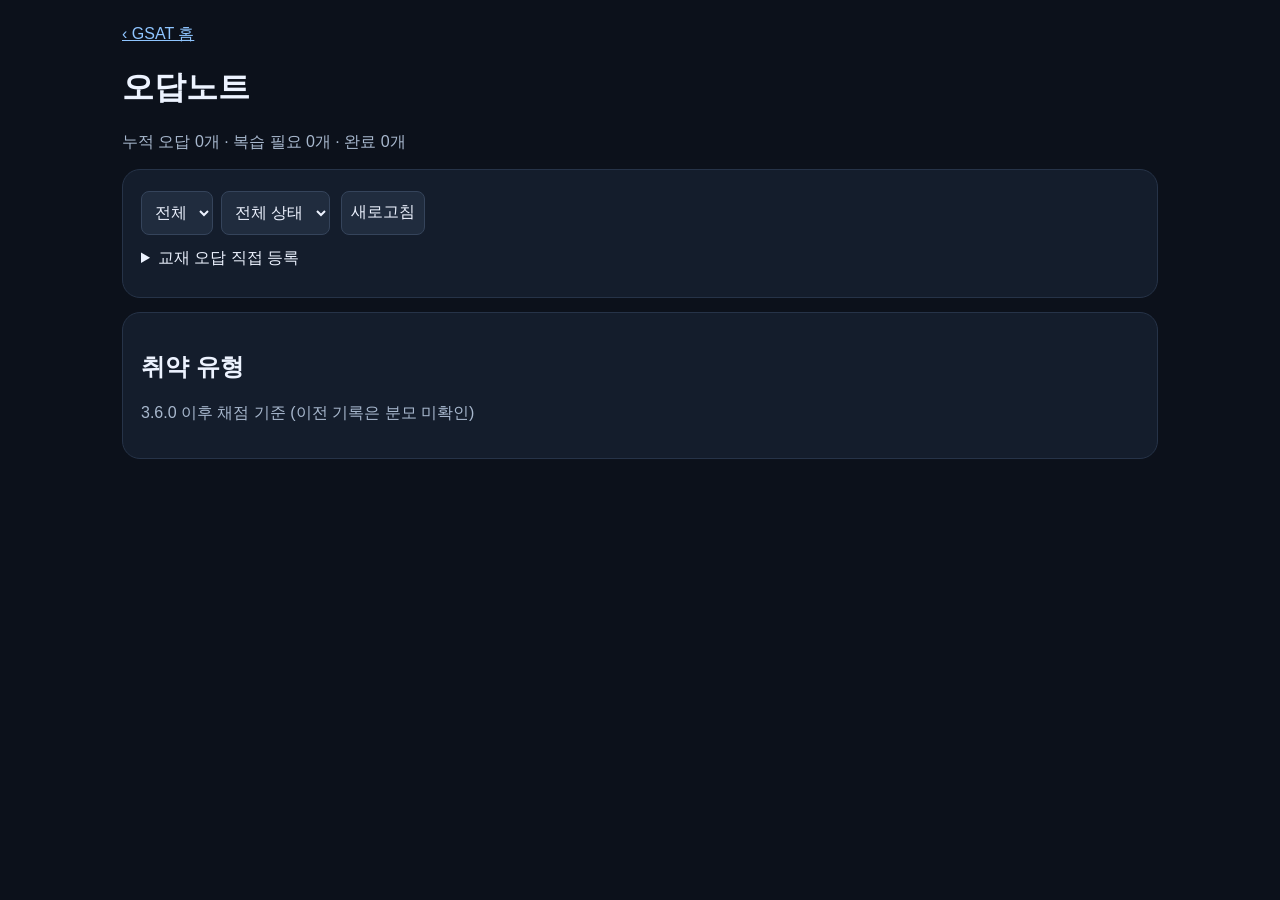
<file: notes.html>
<!doctype html><html lang="ko"><head><meta charset="utf-8"><meta name="viewport" content="width=device-width,initial-scale=1"><title>GSAT 오답노트</title><link rel="stylesheet" href="theme.css"><script src="config.js?v=3"></script><script src="sync.js?v=360"></script><script src="notes.js?v=360"></script><style>section{padding:18px;margin:14px 0}button,input,textarea,select{border-radius:8px;padding:9px}textarea{width:100%;background:#202c3e;color:#edf3ff;border:1px solid #35445b}button{cursor:pointer;margin:3px}input{max-width:100%}.row{display:flex;gap:8px;flex-wrap:wrap;align-items:center}.q{white-space:pre-wrap;font-size:21px;overflow-wrap:anywhere}canvas{width:100%;max-width:720px;height:auto;background:white;touch-action:none;user-select:none;-webkit-user-select:none;-webkit-touch-callout:none;border-radius:8px}iframe{width:100%;border:0;background:white;border-radius:8px}small{display:block}details{margin:10px 0}summary{cursor:pointer}label{display:block;margin:8px 0}</style></head><body><main><a href="index.html?v=360">‹ GSAT 홈</a><h1>오답노트</h1><p id="summary"></p><section><div class="row"><select id="group"><option>전체</option><option>암산</option><option>수리</option><option>추리</option><option>지각</option><option>교재</option></select><select id="status"><option value="all">전체 상태</option><option value="todo">복습 필요</option><option value="done">복습 완료</option></select><button id="reload">새로고침</button></div><details><summary>교재 오답 직접 등록</summary><label>유형 <input id="type" placeholder="거리·속력 등"></label><label>문제 / 교재 페이지<textarea id="question"></textarea></label><label>내 답 <input id="myanswer"></label><label>정답 <input id="answer"></label><label>공식 및 해설<textarea id="explain"></textarea></label><button id="add">등록</button></details></section><section><h2>취약 유형</h2><p>3.6.0 이후 채점 기준 (이전 기록은 분모 미확인)</p><div id="stats"></div></section><div id="list"></div></main><script>
const $=id=>document.getElementById(id),N=GSATNotes;let x;const el=(tag,t)=>{let e=document.createElement(tag);if(t!==undefined)e.textContent=t;return e};function btn(t,f){let b=el('button',t);b.onclick=f;return b}function render(){x=N.get();$('summary').textContent=`누적 오답 ${x.items.length}개 · 복습 필요 ${x.items.filter(n=>n.streak<3).length}개 · 완료 ${x.items.filter(n=>n.streak>=3).length}개`;$('stats').replaceChildren();for(let [k,b] of Object.entries(x.stats).sort((a,b)=>b[1].w/b[1].n-a[1].w/a[1].n))$('stats').append(el('p',`${k} · 오답 ${b.w}/${b.n} (${Math.round(100*b.w/b.n)}%)`));$('list').replaceChildren();for(let n of x.items.filter(n=>($('group').value==='전체'||n.group===$('group').value)&&($('status').value==='all'||($('status').value==='done')===(n.streak>=3)))){let s=el('section');s.append(el('small',`${n.group} · ${n.q.type} · 오답 ${n.wrong}회 · 연속 정답 ${n.streak}/3`));let q=el('p',n.q.text);q.className='q';s.append(q);if(n.q.stim||n.q.visual){let frame=el('iframe');frame.setAttribute('sandbox','');frame.srcdoc='<meta charset="utf-8"><style>body{font:15px sans-serif}svg{max-width:100%;height:auto}td,th{border:1px solid #aaa;padding:6px}</style>'+(n.q.stim||'')+(n.q.visual||[]).join('');s.append(frame)}let d=el('details');d.append(el('summary','내 답 · 정답 · 공식 및 해설'),el('p','내 답: '+(n.last??'미응답 / 미기록')),el('p','정답: '+n.q.ans),el('p',n.q.ex||'해설 미등록'));s.append(d);let memo=el('textarea');memo.placeholder='오답 원인 / 풀이 메모';memo.value=n.memo||'';s.append(memo,btn('메모 저장',()=>{let z=N.get(),a=z.items.find(a=>a.id===n.id);if(a){a.memo=memo.value;if(N.save(z))alert('저장 완료')}}));if(n.q.manual){let a=el('input');a.placeholder='다시 풀고 정답 입력';s.append(a,btn('채점',()=>{let ok=a.value.trim()===String(n.q.ans).trim();N.log(n.group,n.q,a.value,ok);alert(ok?'정답!':'오답');render()}))}else{let url=(n.q.mental?'mental.html':'mock.html')+'?v=360&note='+encodeURIComponent(n.id);s.append(btn('다시 풀기',()=>location.href=url));if(!n.q.mental)s.append(btn('같은 유형 새 문제',()=>location.href=url+'&similar=1'));else s.append(btn('같은 유형 새 문제',()=>location.href=url+'&similar=1'));}let ink=el('details');ink.append(el('summary','Apple Pencil 풀이'));let c=el('canvas');c.width=720;c.height=420;ink.append(c);let ctx=c.getContext('2d'),lines=Array.isArray(n.ink)?n.ink:[],active=null;function draw(){ctx.clearRect(0,0,720,420);ctx.strokeStyle='#17243c';ctx.lineWidth=3;ctx.lineCap='round';for(let line of lines){if(!line.length)continue;ctx.beginPath();ctx.moveTo(...line[0]);for(let p of line)ctx.lineTo(...p);ctx.lineTo(line[0][0]+.01,line[0][1]);if(line.length>1){ctx.beginPath();ctx.moveTo(...line[0]);for(let p of line)ctx.lineTo(...p)}ctx.stroke()}}function point(e){let r=c.getBoundingClientRect();return [Math.round((e.clientX-r.left)*720/r.width),Math.round((e.clientY-r.top)*420/r.height)]}function persist(){let z=N.get(),a=z.items.find(a=>a.id===n.id);if(a){a.ink=lines;N.save(z)}}c.onpointerdown=e=>{if(active!==null||e.pointerType==='touch')return;e.preventDefault();active=e.pointerId;c.setPointerCapture(active);lines.push([point(e)]);draw()};c.onpointermove=e=>{if(e.pointerId!==active)return;e.preventDefault();lines.at(-1).push(point(e));draw()};c.onpointerup=c.onpointercancel=e=>{if(e.pointerId===active){active=null;persist()}};c.oncontextmenu=e=>e.preventDefault();ink.append(btn('마지막 획 지우기',()=>{lines.pop();draw();persist()}));draw();s.append(ink);$('list').append(s)}}$('group').onchange=$('status').onchange=$('reload').onclick=render;$('add').onclick=()=>{let text=$('question').value.trim(),ans=$('answer').value.trim();if(!text||!ans)return alert('문제와 정답을 입력하세요');let q={type:$('type').value||'교재',text,ans,ex:$('explain').value,manual:true};N.log('교재',q,$('myanswer').value,false);render()};N.importOld();render();</script></body></html>
</file>
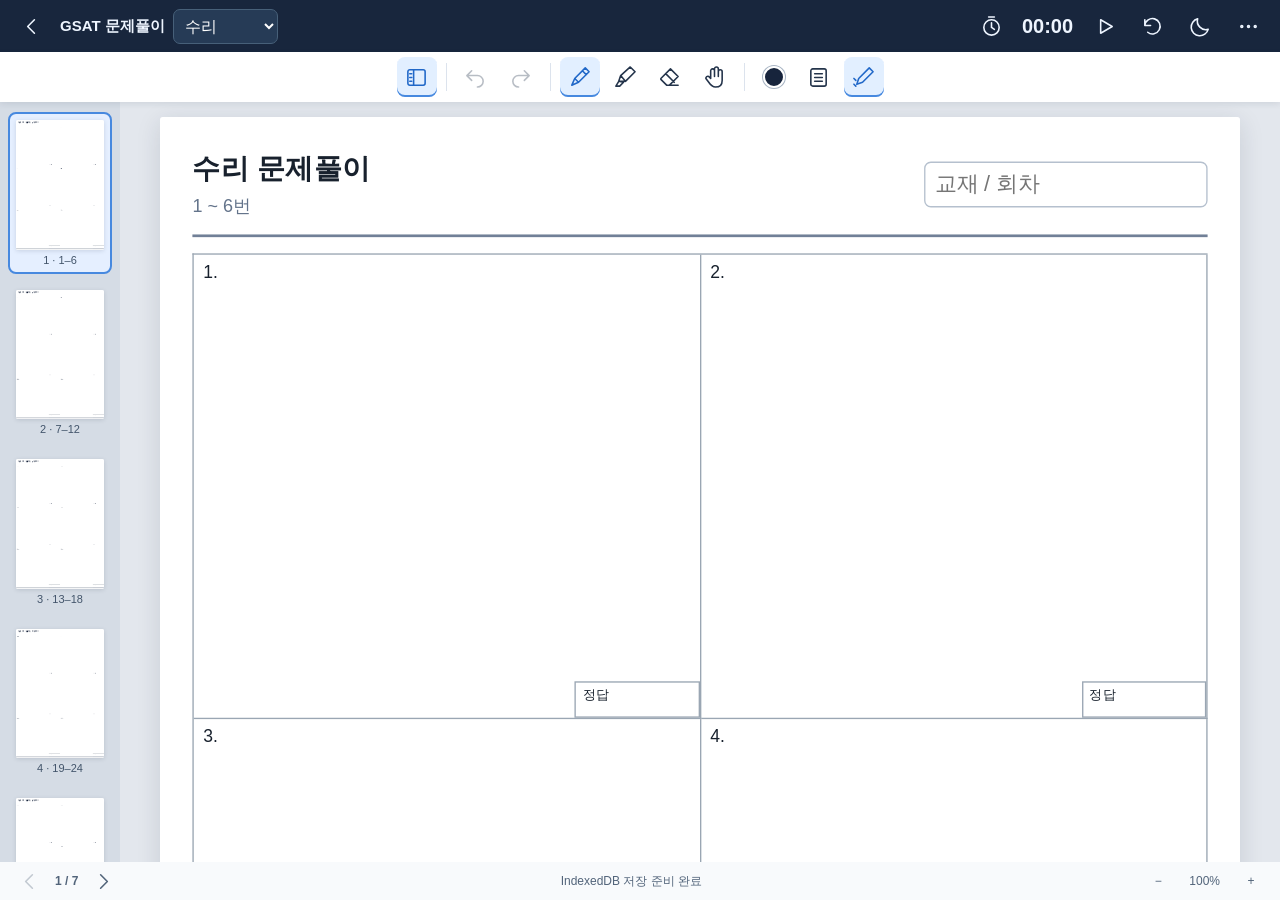
<file: paper.html>
<!doctype html>
<html lang="ko"><head><meta charset="utf-8"><meta name="viewport" content="width=device-width,initial-scale=1,viewport-fit=cover"><meta name="theme-color" content="#18263d"><meta name="apple-mobile-web-app-capable" content="yes"><link rel="apple-touch-icon" href="icon.png"><title>GSAT 문제풀이 · 3.5.3</title>
<style>
*{box-sizing:border-box}html,body{margin:0;height:100%;overflow:hidden;font-family:-apple-system,BlinkMacSystemFont,"Malgun Gothic",sans-serif;background:#e3e7ed;color:#24344b}body{display:flex;flex-direction:column;height:100dvh}button,input,select{font:inherit}button,select{cursor:pointer}button{border:0;background:transparent;color:inherit;border-radius:8px;min-height:40px;min-width:40px;display:inline-flex;align-items:center;justify-content:center;gap:5px}button:hover{background:#8094ae22}button:disabled{opacity:.32;cursor:default}button:focus-visible,select:focus-visible,input:focus-visible{outline:2px solid #4789df;outline-offset:2px}svg{width:23px;height:23px;fill:none;stroke:currentColor;stroke-width:1.65;stroke-linecap:round;stroke-linejoin:round;flex-shrink:0}.top{background:#18263d;color:#eef5ff;display:flex;align-items:center;gap:8px;padding:calc(5px + env(safe-area-inset-top)) 12px 5px;min-height:52px}.brand{font-weight:700;font-size:15px;white-space:nowrap}.spacer{flex:1}.top select{background:#263b56;color:#fff;border:1px solid #476079;border-radius:7px;padding:7px;max-width:120px}.clock{font-variant-numeric:tabular-nums;font-size:20px;font-weight:700;min-width:57px;text-align:center}.toolbar{display:flex;align-items:center;justify-content:center;gap:5px;padding:5px 10px;background:#fff;box-shadow:0 2px 6px #24344b19;z-index:3;overflow-x:auto;flex-shrink:0}.toolbar button{flex-shrink:0}.toolbar .selected{background:#e2efff;color:#2168c8;box-shadow:inset 0 -2px #4789df}.sep{width:1px;height:28px;background:#dce3ed;margin:0 4px;flex-shrink:0}.swatch{width:22px;height:22px;border:2px solid #fff;box-shadow:0 0 0 1px #a9b5c4;border-radius:50%}.work{display:flex;flex:1;min-height:0;position:relative}.side{width:120px;flex-shrink:0;background:#d5dce5;overflow:auto;padding:10px 8px;overscroll-behavior:contain}.side[hidden]{display:none}.thumb{display:flex;flex-direction:column;width:100%;padding:6px;gap:4px;margin-bottom:8px;font-size:11px;color:#42546a;border:2px solid transparent}.thumb.selected{border-color:#4789df;background:#e5efff}.thumb canvas{width:100%;height:auto;background:white;border-radius:2px;box-shadow:0 1px 4px #19283d25;pointer-events:none}.viewport{flex:1;min-width:0;overflow:hidden;position:relative;touch-action:none;overscroll-behavior:none;background:#e3e7ed;user-select:none;-webkit-user-select:none}.sheet{position:absolute;left:0;top:0;transform-origin:0 0;width:800px;background:#fff;color:#18212d;padding:24px;box-shadow:0 4px 18px #16283c22;border-radius:2px}.head{display:flex;align-items:center;justify-content:space-between;border-bottom:2px solid #718097;padding-bottom:12px;gap:10px}.head h2{margin:0 0 4px;font-size:21px}.head small{color:#64748b}.head input{background:white;color:#17243c;border:1px solid #b5c0ce;border-radius:5px;padding:7px;width:210px;user-select:text}.cells{display:grid;grid-template-columns:repeat(2,minmax(0,1fr));border-left:1px solid #9aa6b3;border-top:1px solid #9aa6b3;margin-top:12px}.cell{position:relative;aspect-ratio:720/660;border-right:1px solid #9aa6b3;border-bottom:1px solid #9aa6b3;min-width:0}.cell canvas{width:100%;height:100%;display:block;touch-action:none}.num{position:absolute;left:7px;top:5px;font-size:13px;pointer-events:none}.ans{position:absolute;bottom:0;right:0;width:85px;background:white;display:flex;align-items:center;border:1px solid #9aa6b3;font-size:11px;padding-left:4px}.ans input{background:white;color:#111;border:0;width:54px;min-height:26px;font-size:15px;padding:3px;text-align:center;user-select:text}.footer{display:flex;align-items:center;gap:8px;padding:2px 12px calc(2px + env(safe-area-inset-bottom));background:#f8fafc;font-size:12px;color:#52647a}.footer button{min-height:34px;min-width:34px}.panel{position:fixed;z-index:10;background:white;border:1px solid #d2dbe6;box-shadow:0 8px 35px #16283c30;border-radius:14px;padding:16px;width: min(310px,calc(100vw - 20px));top:108px;left:50%;transform:translateX(-50%);color:#24344b}.panel[hidden]{display:none}.panel h3{font-size:15px;margin:0 0 12px}.panel label{display:block;margin:12px 0;font-size:13px}.panel select{padding:8px;border:1px solid #c5d1df;border-radius:7px;background:white;color:inherit}.panel input[type=range]{width:100%;accent-color:#3478d1}.colors{display:flex;flex-wrap:wrap;gap:6px}.colors button{min-width:32px;min-height:32px}.panel .wide{width:100%;justify-content:flex-start;padding:8px}.backdrop{position:fixed;inset:0;z-index:9;background:transparent}.backdrop[hidden]{display:none}.danger{color:#b72d39}.sheet[data-paper=grid] .cell{background-image:linear-gradient(#e4eaf2 1px,transparent 1px),linear-gradient(90deg,#e4eaf2 1px,transparent 1px);background-size:16px 16px}.sheet[data-paper=lined] .cell{background-image:linear-gradient(#e0e7ef 1px,transparent 1px);background-size:100% 22px}.sheet:not([data-paper=gsat]) .cells,.sheet:not([data-paper=gsat]) .cell{border-color:#e0e5ec}.sheet:not([data-paper=gsat]) .ans,.sheet:not([data-paper=gsat]) .num{display:none}.sheet[data-paper=blank] .cells,.sheet[data-paper=blank] .cell{border-color:transparent}.hint{font-size:12px;color:#66768b;line-height:1.5}.mobile-hide{display:inline}@media(max-width:600px){.brand{display:none}.top{gap:2px;padding-left:4px;padding-right:4px}.top select{max-width:92px;font-size:12px}.toolbar{justify-content:flex-start;gap:2px;padding:3px 5px}.side{width:90px;padding:5px}.footer{padding-left:4px;padding-right:4px;gap:3px}.mobile-hide{display:none}}@media print{html,body{height:auto;overflow:visible;background:white}.top,.toolbar,.footer,.side,.panel,.backdrop{display:none!important}.work,.viewport{display:block;overflow:visible;height:auto}.sheet{position:static;transform:none!important;width:100%;box-shadow:none;padding:0}.cell{break-inside:avoid}@page{size:A4;margin:10mm}}

.ans{width:24.7%;height:8%;background:transparent;pointer-events:none;align-items:flex-start;padding:2px 5px;font-size:10px;gap:4px}
body.dark{color-scheme:dark;background:#101621;color:#e4eaf3}body.dark .toolbar,body.dark .footer,body.dark .panel{background:#202b3b;color:#e4eaf3}body.dark .top{background:#111927}body.dark .viewport{background:#101621}body.dark .side{background:#182231}body.dark .thumb{color:#b6c5d9}body.dark .thumb.selected,body.dark .toolbar .selected{background:#344e70;color:#b9daff}body.dark .sep{background:#445165}body.dark .panel{border-color:#43516a}body.dark .panel select{background:#29374a;color:#fff;border-color:#52627b}body.dark .hint{color:#b4c1d3}body.dark .sheet{background:#20252d;color:#e5ebf3}body.dark .head small{color:#bac6d6}body.dark .head input{background:#292f38;color:#e5ebf3;border-color:#526071}body.dark .cells,body.dark .cell,body.dark .ans{border-color:#626e7d}body.dark .sheet[data-paper=grid] .cell{background-image:linear-gradient(#39424f 1px,transparent 1px),linear-gradient(90deg,#39424f 1px,transparent 1px)}body.dark .sheet[data-paper=lined] .cell{background-image:linear-gradient(#39424f 1px,transparent 1px)}body.dark .sheet:not([data-paper=gsat]) .cells,body.dark .sheet:not([data-paper=gsat]) .cell{border-color:#39424f}body.dark .sheet[data-paper=blank] .cells,body.dark .sheet[data-paper=blank] .cell{border-color:transparent}
@media print{body.dark .sheet{background:#20252d;color:#e5ebf3;print-color-adjust:exact;-webkit-print-color-adjust:exact}}

/* iPad Safari: prevent native text selection/callouts on the drawing surface. */
.viewport,.viewport *{-webkit-user-select:none;user-select:none;-webkit-touch-callout:none;-webkit-tap-highlight-color:transparent}
.viewport .head input{-webkit-user-select:text;user-select:text;-webkit-touch-callout:default;touch-action:manipulation}
.viewport .head h2,.viewport .head small,.viewport .num,.viewport .ans{pointer-events:none}
</style></head><body>
<header class="top"><button id="home" title="GSAT 홈" aria-label="GSAT 홈"></button><span class="brand">GSAT 문제풀이</span><select id="area" aria-label="영역"><option>수리</option><option>추리</option><option>지각</option><option>자유 연습</option></select><span class="spacer"></span><button id="timerSettings" title="시간 설정" aria-label="시간 설정"></button><span class="clock" id="timer">00:00</span><button id="start" title="시작" aria-label="시작"></button><button id="reset" title="타이머 초기화" aria-label="타이머 초기화"></button><button id="theme" title="다크모드 전환" aria-label="다크모드 전환"></button><button id="more" title="더 보기" aria-label="더 보기"></button></header>
<nav class="toolbar" aria-label="필기 도구"><button id="sidebar" title="페이지 미리보기" aria-label="페이지 미리보기"></button><span class="sep"></span><button id="undo" title="실행 취소" aria-label="실행 취소"></button><button id="redo" title="다시 실행" aria-label="다시 실행"></button><span class="sep"></span><button id="pen" title="펜 · 다시 누르면 설정" aria-label="펜"></button><button id="marker" title="형광펜 · 다시 누르면 설정" aria-label="형광펜"></button><button id="eraser" title="지우개 · 다시 누르면 설정" aria-label="지우개"></button><button id="pan" title="손 도구" aria-label="손 도구"></button><span class="sep"></span><button id="ink" title="펜 설정" aria-label="선택 도구 크기 및 색상 설정"><span class="swatch" id="swatch"></span></button><button id="paperSettings" title="용지 설정" aria-label="용지 설정"></button><button id="pencil" title="펜슬만 필기" aria-label="펜슬만 필기"></button></nav>
<div class="work"><aside class="side" id="side" aria-label="페이지 미리보기"></aside><div class="viewport" id="viewport"><article class="sheet" id="sheet" data-paper="gsat"><div class="head"><div><h2 id="heading"></h2><small id="range"></small></div><input id="title" placeholder="교재 / 회차" aria-label="교재 회차"></div><div class="cells" id="cells"></div></article></div></div>
<footer class="footer"><button id="prev" title="이전 페이지" aria-label="이전 페이지"></button><strong id="pageLabel"></strong><button id="next" title="다음 페이지" aria-label="다음 페이지"></button><span class="spacer"></span><span id="status" role="status">현재 기기에 자동 저장</span><span class="spacer"></span><button id="zoomOut" aria-label="축소">−</button><button id="fit" title="화면 너비에 맞춤">100%</button><button id="zoomIn" aria-label="확대">+</button></footer>
<div class="backdrop" id="backdrop" hidden></div><section class="panel" id="panel" hidden aria-label="도구 설정"></section>
<script>
'use strict';
const $=id=>document.getElementById(id), W=720,H=660, KEY='gsat-paper-v1', clone=x=>JSON.parse(JSON.stringify(x));
const icons={theme:'<path d="M20 15A9 9 0 0 1 9 4a9 9 0 1 0 11 11Z"/>',sun:'<circle cx="12" cy="12" r="4"/><path d="M12 2v2m0 16v2M2 12h2m16 0h2M5 5l2 2m10 10 2 2M19 5l-2 2M7 17l-2 2"/>',home:'<path d="m14 5-7 7 7 7"/>',sidebar:'<rect x="3" y="4" width="18" height="16" rx="2"/><path d="M9 4v16M5 8h2m-2 4h2m-2 4h2"/>',undo:'<path d="m8 5-5 5 5 5M3 10h11a6 6 0 0 1 0 12"/>',redo:'<path d="m16 5 5 5-5 5m5-5H10a6 6 0 0 0 0 12"/>',pen:'<path d="m4 20 3-7L18 2l4 4L11 17l-7 3Zm3-7 4 4M15 5l4 4"/>',marker:'<path d="m3 21 3-5 5 1-4 4H3Zm3-5 2-6L18 1l5 5-10 10-7 0ZM8 10l5 6"/>',eraser:'<path d="m3 13 10-10 8 8-9 9H9l-6-6v-1Zm5-5 9 9M12 20h9"/>',pan:'<path d="M8 13V5a2 2 0 0 1 4 0v6-8a2 2 0 0 1 4 0v8-5a2 2 0 0 1 4 0v9c0 5-3 7-7 7-3 0-5-2-7-5l-3-4a2 2 0 0 1 3-2l2 2Z"/>',paperSettings:'<rect x="4" y="3" width="16" height="18" rx="2"/><path d="M8 8h8m-8 4h8m-8 4h8"/>',pencil:'<path d="m5 19 2-6L18 2l4 4L11 17l-6 2Z"/><path d="m2 13 2 2m-2 4 2 2"/>',timerSettings:'<circle cx="12" cy="13" r="8"/><path d="M9 2h6m-3 6v5l3 2"/>',start:'<path d="m8 5 12 7-12 7Z"/>',pause:'<path d="M9 5v14m6-14v14"/>',reset:'<path d="M4 11a8 8 0 1 1 3 7M4 5v6h6"/>',more:'<circle cx="5" cy="12" r="1"/><circle cx="12" cy="12" r="1"/><circle cx="19" cy="12" r="1"/>',prev:'<path d="m15 5-7 7 7 7"/>',next:'<path d="m9 5 7 7-7 7"/>'};
function icon(id,name=id){$(id).innerHTML='<svg viewBox="0 0 24 24" aria-hidden="true">'+icons[name]+'</svg>'}Object.keys(icons).filter(x=>$(x)).forEach(x=>icon(x));
let data={},prefs={pen:{color:'#17243c',width:4},marker:{color:'#f5d547',width:28,alpha:.30},eraser:{width:32,kind:'stroke'},penOnly:true,dark:false},area='수리',page=0,mode='pen',active=null,readError=false;
try{let raw=localStorage.getItem(KEY);if(raw){data=JSON.parse(raw);if(!data||typeof data!=='object'||Array.isArray(data))throw Error('invalid')}}catch(e){data={};readError=true}
try{let p=JSON.parse(localStorage.getItem('gsat-paper-prefs-v350')||'{}');for(const k of ['pen','marker','eraser'])Object.assign(prefs[k],p[k]||{});if(typeof p.penOnly==='boolean')prefs.penOnly=p.penOnly;if(typeof p.dark==='boolean')prefs.dark=p.dark}catch(e){}
const key=()=>area+':'+page,count=p=>Math.min(6,40-p*6),current=()=>data[key()]||(data[key()]={title:'',cells:[]}),cell=(p,i)=>p.cells[i]||(p.cells[i]={strokes:[],answer:''});
function savePrefs(){try{localStorage.setItem('gsat-paper-prefs-v350',JSON.stringify(prefs))}catch(e){}}
function oldSave(){if(readError){$('status').textContent='기존 데이터 읽기 실패 · 덮어쓰기 차단';return}try{localStorage.setItem(KEY,JSON.stringify(data));$('status').textContent='현재 기기에 저장됨'}catch(e){$('status').textContent='저장 공간 부족 · PNG 또는 백업 저장'}}
let db=null,writeQueue=Promise.resolve();
function openDB(){return new Promise((resolve,reject)=>{let r=indexedDB.open('gsat-paper-v360',1);r.onupgradeneeded=()=>r.result.createObjectStore('documents');r.onsuccess=()=>resolve(r.result);r.onerror=()=>reject(r.error);r.onblocked=()=>reject(Error('DB blocked'))})}
function readDB(){return new Promise((resolve,reject)=>{let r=db.transaction('documents').objectStore('documents').get('paper');r.onsuccess=()=>resolve(r.result);r.onerror=()=>reject(r.error)})}
function writeDB(value){return new Promise((resolve,reject)=>{let tx=db.transaction('documents','readwrite');tx.objectStore('documents').put(value,'paper');tx.oncomplete=resolve;tx.onabort=tx.onerror=()=>reject(tx.error)})}
function save(){if(readError){$('status').textContent='기존 데이터 읽기 실패 · 백업 복원 필요';return}if(!db){$('status').textContent='IndexedDB 연결 실패 · JSON 백업 필요';return}let value=clone(data);$('status').textContent='저장 중…';writeQueue=writeQueue.catch(()=>{}).then(()=>writeDB(value)).then(()=>$('status').textContent='IndexedDB 저장 완료',()=>{$('status').textContent='저장 실패 · JSON 백업 필요';});}
async function initStorage(){document.body.style.pointerEvents='none';try{db=await openDB();let saved=await readDB();if(saved!==undefined){let legacy=data;data=saved;if(!readError){let merged={...legacy,...saved};if(JSON.stringify(merged)!==JSON.stringify(saved)){await writeDB(merged);data=merged;}}readError=false;}else if(!readError){await writeDB(data);let verified=await readDB();if(JSON.stringify(verified)!==JSON.stringify(data))throw Error('verification');}if(!readError){try{let raw=localStorage.getItem(KEY);if(raw){let legacy=JSON.parse(raw);if(Object.keys(legacy).every(k=>JSON.stringify(legacy[k])===JSON.stringify(data[k])))localStorage.removeItem(KEY)}}catch(e){} $('status').textContent='IndexedDB 저장 준비 완료';}}catch(e){db=null;$('status').textContent='IndexedDB 연결 실패 · JSON 백업 권장';}finally{document.body.style.pointerEvents='';render();}}
function validBackup(x){return x&&typeof x==='object'&&!Array.isArray(x)&&Object.entries(x).every(([k,v])=>/^(수리|추리|지각|자유 연습):[0-6]$/.test(k)&&v&&Array.isArray(v.cells)&&v.cells.length<=6&&v.cells.every(c=>c&&Array.isArray(c.strokes)&&c.strokes.every(s=>s&&Array.isArray(s.points)&&s.points.every(p=>Array.isArray(p)&&p.length>=2&&p.every(Number.isFinite)))))}
async function restoreFile(file){try{let incoming=JSON.parse(await file.text());if(!validBackup(incoming))throw Error('지원하지 않는 백업 형식');if(!db)throw Error('IndexedDB 연결 필요');if(!confirm('백업에 포함된 페이지를 복원합니다. 같은 페이지는 교체됩니다. 먼저 현재 백업을 저장했나요?'))return;let merged={...data,...incoming};await writeQueue;await writeDB(merged);data=merged;readError=false;histories.clear();render();$('status').textContent='백업 복원 완료';}catch(e){alert('복원 실패: '+e.message)}}
const histories=new Map();function history(){if(!histories.has(key()))histories.set(key(),{undo:[],redo:[]});return histories.get(key())}function snapshot(){return clone(current())}function record(before){let h=history();h.undo.push(before);if(h.undo.length>40)h.undo.shift();h.redo=[];updateHistory()}function updateHistory(){$('undo').disabled=!history().undo.length;$('redo').disabled=!history().redo.length}function travel(from,to){if(active)return;let h=history();if(!h[from].length)return;h[to].push(snapshot());data[key()]=h[from].pop();save();render(false)}
function visibleColor(color){if(!/^#[0-9a-f]{6}$/i.test(color))return color;let a=[1,3,5].map(i=>parseInt(color.slice(i,i+2),16)),l=.2126*a[0]+.7152*a[1]+.0722*a[2];if(prefs.dark&&l<105)return '#'+a.map(v=>Math.round(v+(255-v)*.65).toString(16).padStart(2,'0')).join('');if(!prefs.dark&&l>235)return '#17243c';return color}
function paintStroke(c,s){let pts=s.points||[];if(!pts.length)return;c.save();c.globalCompositeOperation=s.erase?'destination-out':'source-over';c.globalAlpha=s.erase?1:(s.alpha??1);c.strokeStyle=c.fillStyle=visibleColor(s.color||'#17243c');c.lineCap=c.lineJoin='round';let w=Number(s.width)||4;if(s.pressure&&!s.erase&&s.alpha===undefined){for(let i=0;i<pts.length;i++){let p=pts[i],q=pts[Math.max(0,i-1)],f=(p[2]??.5)+(q[2]??.5);c.lineWidth=w*(.45+.65*f);c.beginPath();c.moveTo(q[0],q[1]);c.lineTo(p[0]+(i===0?.01:0),p[1]);c.stroke()}}else{c.lineWidth=w;c.beginPath();c.moveTo(pts[0][0],pts[0][1]);if(pts.length===1)c.lineTo(pts[0][0]+.1,pts[0][1]);else for(let p of pts.slice(1))c.lineTo(p[0],p[1]);c.stroke()}c.restore()}
function draw(canvas,strokes){let c=canvas.getContext('2d');c.clearRect(0,0,W,H);for(let s of strokes)paintStroke(c,s)}
function point(e,c){let r=c.getBoundingClientRect();return [(e.clientX-r.left)*W/r.width,(e.clientY-r.top)*H/r.height,e.pointerType==='pen'?Math.max(.05,e.pressure||.5):.5]}
function segDist(p,a,b){let dx=b[0]-a[0],dy=b[1]-a[1],t=Math.max(0,Math.min(1,((p[0]-a[0])*dx+(p[1]-a[1])*dy)/(dx*dx+dy*dy||1)));return Math.hypot(p[0]-a[0]-t*dx,p[1]-a[1]-t*dy)}
function eraseStroke(d,p){d.strokes=d.strokes.filter(s=>s.erase||!s.points.some((q,j)=>segDist(p,s.points[Math.max(0,j-1)],q)<=prefs.eraser.width/2+(s.width||4)/2))}
function begin(e,c,d){if(active||mode==='pan')return;if(e.pointerType==='touch'&&prefs.penOnly)return;if(e.button!==0&&e.pointerType==='mouse')return;let p=point(e,c),before=snapshot(),s=null,whole=mode==='eraser'&&prefs.eraser.kind==='stroke';if(whole)eraseStroke(d,p);else{s=mode==='eraser'?{erase:true,color:'#000000',width:prefs.eraser.width,points:[p]}:mode==='marker'?{color:prefs.marker.color,width:prefs.marker.width,alpha:prefs.marker.alpha,points:[p]}:{color:prefs.pen.color,width:prefs.pen.width*2,pressure:e.pointerType==='pen',points:[p]};d.strokes.push(s)}active={id:e.pointerId,c,d,s,whole,before,last:p,type:e.pointerType};draw(c,d.strokes)}
function moveInk(e){if(!active||active.id!==e.pointerId)return;let a=active,events=e.getCoalescedEvents?.()||[];if(!events.length)events=[e];for(let v of events){let p=point(v,a.c);if(a.whole){let n=Math.max(1,Math.ceil(Math.hypot(p[0]-a.last[0],p[1]-a.last[1])/Math.max(2,prefs.eraser.width/4)));for(let j=1;j<=n;j++)eraseStroke(a.d,[a.last[0]+(p[0]-a.last[0])*j/n,a.last[1]+(p[1]-a.last[1])*j/n]);a.last=p}else a.s.points.push(p)}draw(a.c,a.d.strokes)}
function endInk(cancel=false){if(!active)return;let a=active;active=null;if(cancel){data[key()]=a.before;render(false);return}if(JSON.stringify(a.before)!==JSON.stringify(current())){record(a.before);save();updateThumb(page)}}
let scale=1,fitScale=1,tx=0,ty=0;const vp=$('viewport'),sheet=$('sheet');function apply(){let w=sheet.offsetWidth*scale,h=sheet.offsetHeight*scale;tx=w<=vp.clientWidth?(vp.clientWidth-w)/2:Math.max(vp.clientWidth-w-24,Math.min(24,tx));ty=h<=vp.clientHeight?(vp.clientHeight-h)/2:Math.max(vp.clientHeight-h-24,Math.min(24,ty));sheet.style.transform=`translate(${tx}px,${ty}px) scale(${scale})`;$('fit').textContent=Math.round(scale/fitScale*100)+'%'}function fit(){fitScale=Math.max(.15,Math.min(1.35,(vp.clientWidth-30)/800));scale=fitScale;tx=(vp.clientWidth-800*scale)/2;ty=15;apply()}function zoom(newScale,x=vp.clientWidth/2,y=vp.clientHeight/2){let s=Math.max(fitScale*.65,Math.min(fitScale*4,newScale)),r=s/scale;tx=x-(x-tx)*r;ty=y-(y-ty)*r;scale=s;apply()}

// Preserve the title editor; all other touches on the drawing viewport belong to our pointer gestures.
function nativeEditor(target){return target instanceof Element && !!target.closest('input,textarea,select,[contenteditable="true"]')}
function blockNative(e){if(!nativeEditor(e.target)&&e.cancelable)e.preventDefault()}
for(const type of ['touchstart','touchmove','touchend','dblclick','contextmenu','selectstart','dragstart','gesturestart','gesturechange','gestureend'])vp.addEventListener(type,blockNative,{capture:true,passive:false});
// Clear any selection Safari created within the sheet, without touching a title editor selection.
document.addEventListener('selectionchange',()=>{let sel=window.getSelection();if(!sel||sel.isCollapsed||nativeEditor(document.activeElement))return;if((sel.anchorNode&&vp.contains(sel.anchorNode))||(sel.focusNode&&vp.contains(sel.focusNode)))sel.removeAllRanges()});

const pointers=new Map();let gesture=null,lastPen=0;function local(e){let r=vp.getBoundingClientRect();return {x:e.clientX-r.left,y:e.clientY-r.top}}function pair(){let a=[...pointers.values()];if(a.length<2)return null;return {x:(a[0].x+a[1].x)/2,y:(a[0].y+a[1].y)/2,d:Math.max(1,Math.hypot(a[0].x-a[1].x,a[0].y-a[1].y))}}
vp.addEventListener('pointerdown',e=>{if(e.target.closest('input,button,select'))return;if(e.cancelable)e.preventDefault();if(e.pointerType==='pen'){lastPen=Date.now();pointers.clear();gesture=null}else if(e.pointerType==='touch'&&(active?.type==='pen'||Date.now()-lastPen<450))return;let p=local(e);if(e.pointerType==='touch'||mode==='pan'||e.target.tagName!=='CANVAS'){pointers.set(e.pointerId,p);if(pointers.size>=2){if(active?.type==='touch')endInk(true);gesture=pair()}else if(prefs.penOnly&&e.pointerType==='touch'||mode==='pan'||e.target.tagName!=='CANVAS')gesture={...p,one:true}}if(!gesture&&e.target.tagName==='CANVAS')begin(e,e.target,cell(current(),Number(e.target.dataset.i)));try{vp.setPointerCapture(e.pointerId)}catch(_){}e.preventDefault()});
vp.addEventListener('pointermove',e=>{if(active?.id===e.pointerId&&active.type==='pen')lastPen=Date.now();if(pointers.has(e.pointerId)){pointers.set(e.pointerId,local(e));if(gesture){if(pointers.size>=2){let n=pair();if(!gesture.one){let r=n.d/gesture.d,s=Math.max(fitScale*.65,Math.min(fitScale*4,scale*r)),f=s/scale;tx=n.x-(gesture.x-tx)*f;ty=n.y-(gesture.y-ty)*f;scale=s;apply()}gesture=n}else if(gesture.one){let n=local(e);tx+=n.x-gesture.x;ty+=n.y-gesture.y;gesture={...n,one:true};apply()}return}}moveInk(e)});
function release(e){if(active?.id===e.pointerId){if(active.type==='pen')lastPen=Date.now();endInk(e.type==='pointercancel')}pointers.delete(e.pointerId);if(gesture){if(pointers.size>=2)gesture=pair();else if(pointers.size===1)gesture={...[...pointers.values()][0],one:true};else gesture=null}}for(let ev of ['pointerup','pointercancel','lostpointercapture'])vp.addEventListener(ev,release);
vp.addEventListener('wheel',e=>{if(e.target.closest('input'))return;e.preventDefault();if(e.ctrlKey||e.metaKey){let p=local(e);zoom(scale*Math.exp(-e.deltaY*.008),p.x,p.y)}else{tx-=e.deltaX;ty-=e.deltaY;apply()}},{passive:false});
function render(refit=true){$('cells').replaceChildren();let p=current();sheet.dataset.paper=p.paper||'gsat';$('heading').textContent=area+' 문제풀이';$('range').textContent=(page*6+1)+' ~ '+Math.min(40,page*6+6)+'번';$('title').value=p.title||'';$('pageLabel').textContent=(page+1)+' / 7';$('prev').disabled=page===0;$('next').disabled=page===6;for(let i=0;i<count(page);i++){let d=cell(p,i),box=document.createElement('div'),c=document.createElement('canvas'),n=document.createElement('span'),lab=document.createElement('div');box.className='cell';c.width=W;c.height=H;c.dataset.i=i;c.setAttribute('aria-label',(page*6+i+1)+'번 필기');n.className='num';n.textContent=(page*6+i+1)+'.';lab.className='ans';lab.textContent='정답';box.append(c,n,lab);$('cells').append(box);draw(c,d.strokes)}updateHistory();renderThumbs();if(refit)fit();else apply()}
function paperLines(c,kind,w,h){c.strokeStyle=prefs.dark?'#39424f':'#e1e8f0';c.lineWidth=1;if(kind==='grid'||kind==='lined'){let step=kind==='grid'?30:42;c.beginPath();for(let y=step;y<h;y+=step){c.moveTo(0,y);c.lineTo(w,y)}if(kind==='grid')for(let x=step;x<w;x+=step){c.moveTo(x,0);c.lineTo(x,h)}c.stroke()}}
function exportCanvas(p,pg){let out=document.createElement('canvas');out.width=1440;out.height=2120;let c=out.getContext('2d'),kind=p.paper||'gsat';c.fillStyle=prefs.dark?'#20252d':'#fff';c.fillRect(0,0,out.width,out.height);c.fillStyle=prefs.dark?'#e5ebf3':'#17243c';c.font='bold 34px sans-serif';c.fillText(area+' 문제풀이 · '+(pg+1)+'페이지',20,48);c.font='24px sans-serif';c.fillText(p.title||'',20,84);for(let i=0;i<count(pg);i++){let d=p.cells?.[i]||{strokes:[],answer:''},x=i%2*720,y=100+Math.floor(i/2)*670,ink=document.createElement('canvas');ink.width=W;ink.height=H;draw(ink,d.strokes||[]);c.save();c.translate(x,y);paperLines(c,kind,W,H);c.drawImage(ink,0,0);if(kind==='gsat'){c.strokeStyle='#697586';c.strokeRect(1,0,718,660);c.fillStyle=prefs.dark?'#e5ebf3':'#17243c';c.font='24px sans-serif';c.fillText(String(pg*6+i+1)+'.',15,32);c.strokeRect(540,607,178,52);c.fillStyle=prefs.dark?'#e5ebf3':'#17243c';c.font='19px sans-serif';c.fillText('정답',550,627)}c.restore()}return out}
function updateThumb(pg){let c=$('side').querySelector('canvas[data-page="'+pg+'"]');if(!c)return;let p=data[area+':'+pg]||{title:'',cells:[]};c.getContext('2d').drawImage(exportCanvas(p,pg),0,0,c.width,c.height)}function renderThumbs(){$('side').replaceChildren();for(let i=0;i<7;i++){let b=document.createElement('button'),c=document.createElement('canvas');b.className='thumb'+(i===page?' selected':'');b.setAttribute('aria-label',(i+1)+'페이지');c.width=110;c.height=162;c.dataset.page=i;b.append(c,document.createTextNode((i+1)+' · '+(i*6+1)+'–'+Math.min(40,i*6+6)));b.onclick=()=>go(i);$('side').append(b);updateThumb(i)}}function go(n){if(active)endInk();page=Math.max(0,Math.min(6,n));render()}
function tool(m){if(active)endInk();mode=m;for(let k of ['pen','marker','eraser','pan']){$(k).classList.toggle('selected',m===k);$(k).setAttribute('aria-pressed',String(m===k))}$('swatch').style.background=prefs[m]?.color||'#a8b5c6'}
function closePanel(){$('panel').hidden=$('backdrop').hidden=true}function panel(html){$('panel').innerHTML=html;$('panel').hidden=$('backdrop').hidden=false} $('backdrop').onclick=closePanel;
const palette=['#ffffff','#17243c','#2563eb','#d92e38','#16845b','#8b5bc7','#f5d547','#ff9b43','#ed87b1'];function inkPanel(m){if(m==='eraser'){panel('<h3>지우개 설정</h3><label>방식 <select id="eraseKind"><option value="partial">부분 지우개</option><option value="stroke">획 단위 지우개</option></select></label><label>크기 <span id="widthValue"></span><input id="inkWidth" type="range" min="8" max="100" step="2"></label>');$('eraseKind').value=prefs.eraser.kind;$('eraseKind').onchange=e=>{prefs.eraser.kind=e.target.value;savePrefs()};bindRange('inkWidth','widthValue',prefs.eraser,'width');return}if(m!=='pen'&&m!=='marker')m='pen';tool(m);let p=prefs[m];panel('<h3>'+ (m==='pen'?'펜 설정':'형광펜 설정')+'</h3><div class="colors">'+palette.map(x=>`<button data-color="${x}" aria-label="${x}"><span class="swatch" style="background:${x}"></span></button>`).join('')+'</div><label>사용자 색상 <input type="color" id="customColor"></label><label>굵기 <span id="widthValue"></span><input id="inkWidth" type="range" min="'+(m==='pen'?1:8)+'" max="'+(m==='pen'?12:70)+'" step="1"></label>'+(m==='marker'?'<label>투명도 <span id="alphaValue"></span><input id="alpha" type="range" min=".10" max=".60" step=".05"></label>':''));$('customColor').value=p.color;function color(v){p.color=v;$('customColor').value=v;$('swatch').style.background=v;savePrefs()}$('panel').querySelectorAll('[data-color]').forEach(b=>b.onclick=()=>color(b.dataset.color));$('customColor').oninput=e=>color(e.target.value);bindRange('inkWidth','widthValue',p,'width');if(m==='marker')bindRange('alpha','alphaValue',p,'alpha',true)}function bindRange(id,label,p,k,pct=false){let el=$(id);el.value=p[k];function update(){p[k]=Number(el.value);$(label).textContent=pct?Math.round(p[k]*100)+'%':p[k];savePrefs()}el.oninput=update;update()}
for(let m of ['pen','marker','eraser'])$(m).onclick=()=>{if(mode===m)inkPanel(m);else{tool(m);if(m==='eraser')inkPanel(m)}};$('pan').onclick=()=>tool('pan');$('ink').onclick=()=>inkPanel(mode);function pencilUI(){$('pencil').classList.toggle('selected',prefs.penOnly);$('pencil').setAttribute('aria-pressed',String(prefs.penOnly));$('pencil').title=prefs.penOnly?'펜슬만 필기 켜짐 · 손가락으로 이동':'손가락 필기 허용'}$('pencil').onclick=()=>{prefs.penOnly=!prefs.penOnly;savePrefs();pencilUI();$('status').textContent=prefs.penOnly?'펜슬만 필기 · 손가락으로 이동':'손가락 필기 허용'};
$('paperSettings').onclick=()=>{panel('<h3>현재 페이지 용지</h3>'+[['gsat','GSAT 전용 · 6칸 / 정답란'],['blank','무지'],['grid','모눈'],['lined','줄노트']].map(([k,v])=>`<button class="wide" data-paper="${k}">${(current().paper||'gsat')===k?'✓ ':''}${v}</button>`).join('')+'<p class="hint">용지를 바꿔도 기존 필기와 정답은 유지됩니다. 자유 용지는 번호와 정답란만 숨깁니다.</p>');$('panel').querySelectorAll('[data-paper]').forEach(b=>b.onclick=()=>{let before=snapshot();current().paper=b.dataset.paper;record(before);save();closePanel();render(false)})};
$('undo').onclick=()=>travel('undo','redo');$('redo').onclick=()=>travel('redo','undo');$('prev').onclick=()=>go(page-1);$('next').onclick=()=>go(page+1);$('area').onchange=()=>{if(active)endInk();area=$('area').value;page=0;render()};$('title').onchange=()=>{let before=snapshot();current().title=$('title').value;record(before);save();updateThumb(page)};$('sidebar').onclick=()=>{$('side').hidden=!$('side').hidden;$('sidebar').classList.toggle('selected',!$('side').hidden);fit()};$('zoomIn').onclick=()=>zoom(scale*1.2);$('zoomOut').onclick=()=>zoom(scale/1.2);$('fit').onclick=fit;$('home').onclick=()=>location.href='index.html?v=360';
function download(url,name){let a=document.createElement('a');a.href=url;a.download=name;document.body.append(a);a.click();a.remove()}$('more').onclick=()=>{panel('<h3>페이지 관리</h3><button class="wide" id="export">PNG 이미지 저장</button><button class="wide" id="print">현재 페이지 인쇄</button><button class="wide" id="backup">전체 필기 JSON 백업</button><button class="wide" id="restore">JSON 백업 복원</button><p id="usage" class="hint"></p><button class="wide danger" id="clear">현재 페이지 지우기</button><p class="hint">필기는 이 기기에만 저장됩니다. 백업 파일은 원본 데이터를 보관하기 위한 것입니다.</p>');$('restore').onclick=()=>{let f=document.createElement('input');f.type='file';f.accept='.json,application/json';f.onchange=()=>{if(f.files[0])restoreFile(f.files[0]);closePanel()};f.click()};$('usage').textContent='필기 데이터 약 '+(new Blob([JSON.stringify(data)]).size/1048576).toFixed(2)+' MB';if(navigator.storage&&navigator.storage.estimate)navigator.storage.estimate().then(v=>{if($('usage'))$('usage').textContent+=' · 사이트 사용량 '+(v.usage/1048576).toFixed(1)+' / '+(v.quota/1048576).toFixed(0)+' MB (추정)'}).catch(()=>{});$('export').onclick=()=>{closePanel();download(exportCanvas(current(),page).toDataURL('image/png'),'GSAT_'+area+'_'+(page+1)+'.png')};$('print').onclick=()=>{closePanel();window.print()};$('backup').onclick=()=>{let u=URL.createObjectURL(new Blob([JSON.stringify(data)],{type:'application/json'}));download(u,'GSAT-paper-backup.json');setTimeout(()=>URL.revokeObjectURL(u),30000);closePanel()};$('clear').onclick=()=>{if(!confirm('현재 페이지의 필기와 정답을 모두 지울까요? 실행 취소할 수 있습니다.'))return;let before=snapshot();current().cells=[];record(before);save();closePanel();render(false)}};
let duration=0,elapsed=0,started=0,running=false;function tick(){let t=elapsed+(running?(Date.now()-started)/1000:0),v=Math.floor(duration?Math.max(0,duration-t):t);$('timer').textContent=String(Math.floor(v/60)).padStart(2,'0')+':'+String(v%60).padStart(2,'0');if(duration&&t>=duration&&running){running=false;elapsed=duration;icon('start');$('start').disabled=true;$('status').textContent='시간 종료'}}function reset(){elapsed=0;running=false;$('start').disabled=false;icon('start');$('start').setAttribute('aria-label','시작');tick()}$('start').onclick=()=>{if(running){elapsed+=(Date.now()-started)/1000;running=false}else{started=Date.now();running=true}icon('start',running?'pause':'start');$('start').setAttribute('aria-label',running?'일시정지':'시작 / 계속');tick()};$('reset').onclick=reset;$('timerSettings').onclick=()=>{panel('<h3>타이머 설정</h3><select id="duration"><option value="0">스톱워치</option><option value="600">10분</option><option value="900">15분</option><option value="1200">20분</option><option value="2700">45분</option></select><button class="wide" id="applyTime">적용 (타이머 초기화)</button>');$('duration').value=duration;$('applyTime').onclick=()=>{duration=Number($('duration').value);reset();closePanel()}};setInterval(tick,200);
window.addEventListener('resize',fit);window.addEventListener('keydown',e=>{if(e.target.closest('input,select'))return;if(e.key==='Escape')closePanel();if((e.ctrlKey||e.metaKey)&&e.key.toLowerCase()==='z'){e.preventDefault();travel(e.shiftKey?'redo':'undo',e.shiftKey?'undo':'redo')}if((e.ctrlKey||e.metaKey)&&e.key.toLowerCase()==='y'){e.preventDefault();travel('redo','undo')}});if(innerWidth<650)$('side').hidden=true;$('sidebar').classList.toggle('selected',!$('side').hidden);function themeUI(){document.body.classList.toggle('dark',prefs.dark);icon('theme',prefs.dark?'sun':'theme');$('theme').setAttribute('aria-pressed',String(prefs.dark))} $('theme').onclick=()=>{if(active)endInk();prefs.dark=!prefs.dark;savePrefs();themeUI();render(false)};themeUI();tool('pen');pencilUI();initStorage();tick();if(readError)$('status').textContent='기존 데이터 읽기 실패 · 덮어쓰기 차단';
</script></body></html>
</file>
<file: theme.css>
:root{color-scheme:dark;--bg:#0c111b;--panel:#141d2c;--tile:#202c3e;--line:#35445b;--txt:#edf3ff;--muted:#a8b8ce;--blue:#8fc5ff}*{box-sizing:border-box}html{background:var(--bg);-webkit-text-size-adjust:100%}body{margin:0;background:var(--bg);color:var(--txt);font-family:-apple-system,BlinkMacSystemFont,'Malgun Gothic',sans-serif}main{max-width:1100px;margin:auto;padding:24px 20px 40px;padding-top:calc(24px + env(safe-area-inset-top));padding-bottom:calc(32px + env(safe-area-inset-bottom))}a{color:var(--blue)}section{background:var(--panel);box-shadow:none;border:1px solid #263348;border-radius:18px}p,small,.muted{color:var(--muted)}button,select,input{background:var(--tile);color:var(--txt);border:1px solid var(--line);min-height:44px;font-size:16px;touch-action:manipulation}button.primary{background:#2957c8;color:white;border-color:#4777e9}button.good,.correct{background:#164632;color:#c9ffe1;border-color:#43ad78}button.bad,.incorrect{background:#502c36;color:#ffd5db;border-color:#c76578}.selected,.done{background:#294677;color:#fff;border-color:#83afff}.tile,.stim{background:var(--tile);color:var(--txt)}.sticky{background:var(--bg);top:0}.answer{color:var(--blue)}.item,.review{border-color:var(--line)}td,th,.shape,.shape span{border-color:var(--line)}th{background:#26364c}.warn{color:#ff9090}progress{accent-color:#80aaff}button:focus-visible,a:focus-visible,select:focus-visible{outline:2px solid #a3caff;outline-offset:3px}.hidden{display:none!important}.options{min-width:0}.layout>*{min-width:0}.stim svg,.option svg,.review svg{background:#eef2f8;border-radius:5px}.nav button{min-height:38px}.toplink{display:inline-block;margin-bottom:10px;text-decoration:none;font-weight:700}.syncnote{font-size:13px;color:var(--muted)}@media(min-width:700px){main{padding-left:32px;padding-right:32px}.layout{grid-template-columns:minmax(0,1fr) 260px}}@media(max-width:699px){main{padding-left:14px;padding-right:14px}.layout{display:block}.options{grid-template-columns:1fr}.row>*{min-width:0}.grid{grid-template-columns:1fr}.sticky{padding-top:10px}.stim{max-width:100%}}
</file>
